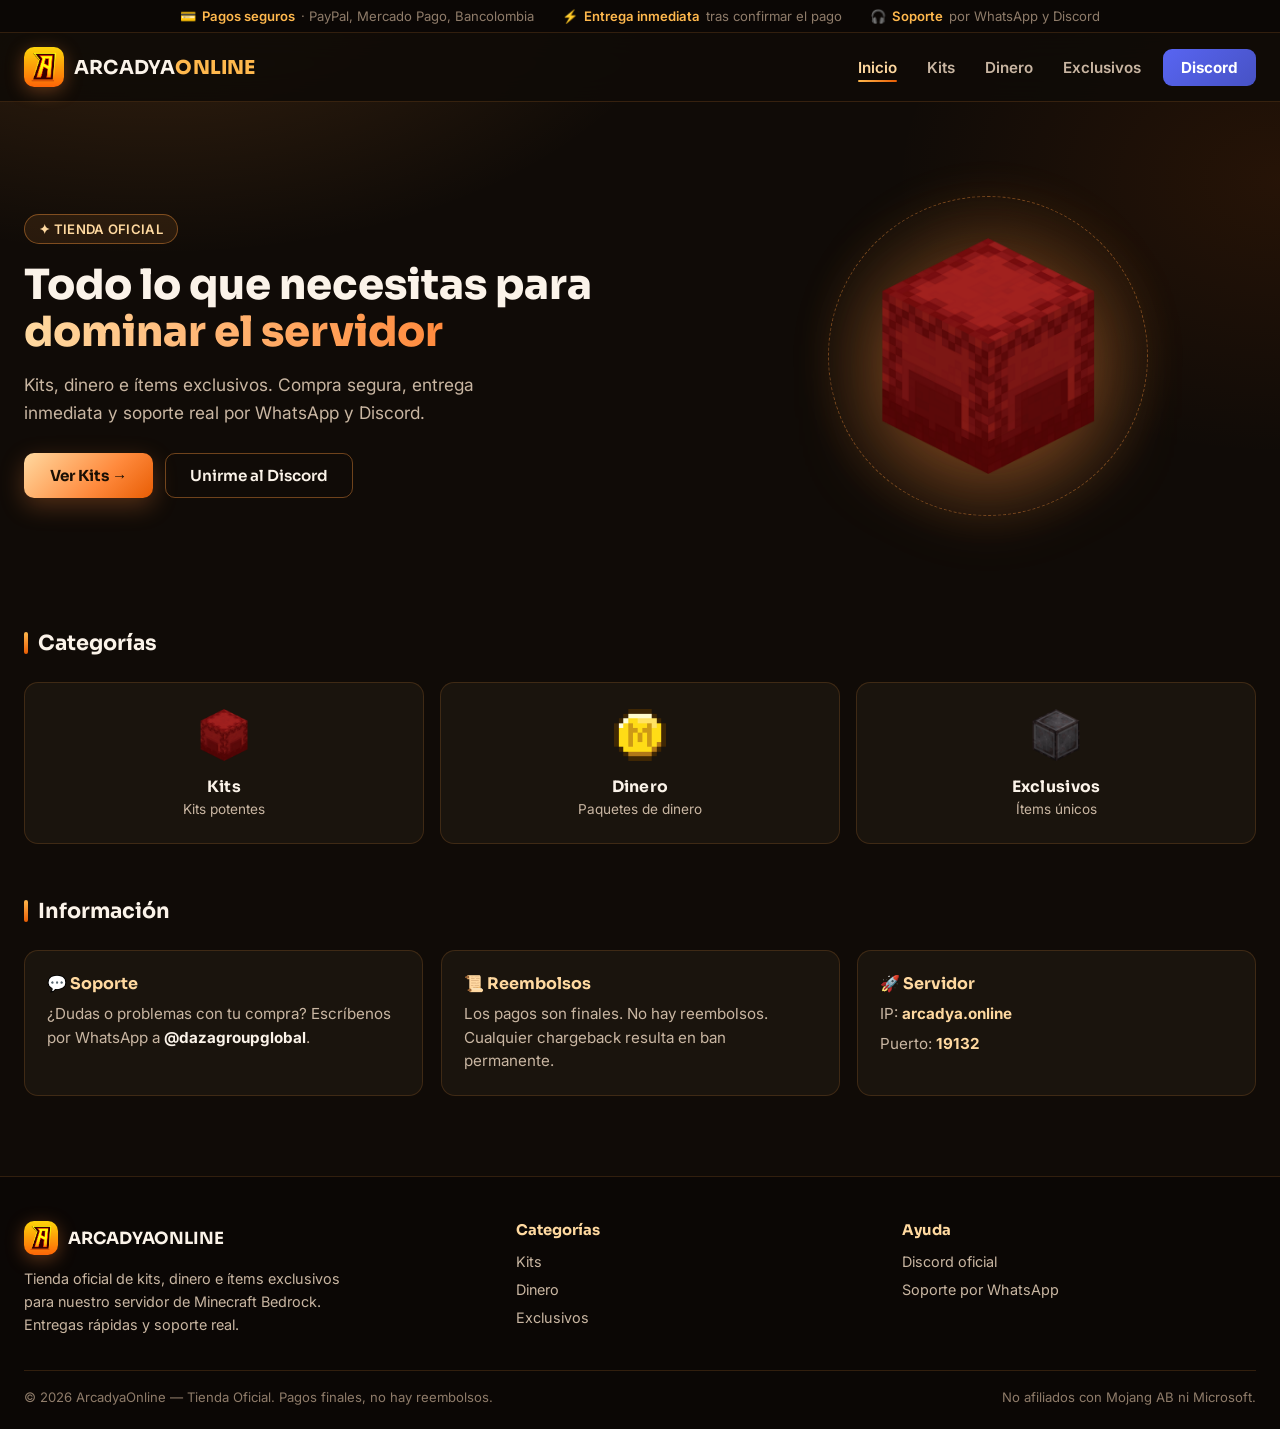
<file: index.html>
<!DOCTYPE html>
<html lang="es">
<head>
    <meta charset="UTF-8">
    <meta name="viewport" content="width=device-width, initial-scale=1.0">
    <title>Inicio | ArcadyaOnline</title>
    <link rel="icon" href="favicon.svg" type="image/svg+xml">
    <link rel="preconnect" href="https://fonts.googleapis.com">
    <link href="https://fonts.googleapis.com/css2?family=Sora:wght@600;700;800&family=Inter:wght@400;500;600;700&display=swap" rel="stylesheet">
    <link rel="stylesheet" href="css/style.css">
</head>
<body>
    <div class="topbar">
        <div class="topbar-inner">
            <span>💳 <strong>Pagos seguros</strong> · PayPal, Mercado Pago, Bancolombia</span>
            <span>⚡ <strong>Entrega inmediata</strong> tras confirmar el pago</span>
            <span>🎧 <strong>Soporte</strong> por WhatsApp y Discord</span>
        </div>
    </div>
    <header>
        <div class="header-container">
            <a href="index.html" class="logo-area">
                <img class="logo-mark" src="logo.png" alt="ArcadyaOnline">
                <span class="logo-text">ARCADYA<b>ONLINE</b></span>
            </a>
            <button type="button" class="nav-toggle" aria-label="Abrir menú">☰</button>
            <nav class="nav-links">
                <a href="index.html" class="active">Inicio</a>
                <a href="kits.html">Kits</a>
                <a href="dinero.html">Dinero</a>
                <a href="exclusivos.html">Exclusivos</a>
                <a href="https://discord.arcadya.online" class="discord-btn" target="_blank" rel="noopener">Discord</a>
            </nav>
        </div>
    </header>
    <section class="hero-split">
        <div>
            <span class="hero-eyebrow">✦ TIENDA OFICIAL</span>
            <h1>Todo lo que necesitas para <span>dominar el servidor</span></h1>
            <p>Kits, dinero e ítems exclusivos. Compra segura, entrega inmediata y soporte real por WhatsApp y Discord.</p>
            <div class="hero-cta">
                <a href="kits.html" class="btn-primary">Ver Kits →</a>
                <a href="https://discord.arcadya.online" class="btn-secondary" target="_blank" rel="noopener">Unirme al Discord</a>
            </div>
        </div>
        <div class="hero-visual">
            <div class="ring"></div>
            <img src="images/icons/icon-kits.png" alt="ArcadyaOnline">
        </div>
    </section>
    <div class="container">
        <h2 class="section-title">Categorías</h2>
        <div class="categories-grid">
            <a href="kits.html" class="category-card"><img src="images/icons/icon-kits.png" alt="Kits"><h3>Kits</h3><p>Kits potentes</p></a>
            <a href="dinero.html" class="category-card"><img src="images/icons/icon-dinero.png" alt="Dinero"><h3>Dinero</h3><p>Paquetes de dinero</p></a>
            <a href="exclusivos.html" class="category-card"><img src="images/icons/icon-exclusivos.png" alt="Exclusivos"><h3>Exclusivos</h3><p>Ítems únicos</p></a>
        </div>
        <h2 class="section-title">Información</h2>
        <div class="info-section">
            <div class="info-box"><h3>💬 Soporte</h3><p>¿Dudas o problemas con tu compra? Escríbenos por WhatsApp a <strong>@dazagroupglobal</strong>.</p></div>
            <div class="info-box"><h3>📜 Reembolsos</h3><p>Los pagos son finales. No hay reembolsos. Cualquier chargeback resulta en ban permanente.</p></div>
            <div class="info-box"><h3>🚀 Servidor</h3>
                <p>IP: <strong style="color:var(--gold-light)">arcadya.online</strong></p>
                <p style="margin-top:6px">Puerto: <strong style="color:var(--gold-light)">19132</strong></p>
            </div>
        </div>
    </div>
    <footer>
        <div class="footer-grid">
            <div class="footer-col">
                <div class="footer-brand">
                    <img class="logo-mark" src="logo.png" alt="ArcadyaOnline">
                    <span>ARCADYAONLINE</span>
                </div>
                <p>Tienda oficial de kits, dinero e ítems exclusivos para nuestro servidor de Minecraft Bedrock. Entregas rápidas y soporte real.</p>
            </div>
            <div class="footer-col">
                <h4>Categorías</h4>
                <ul>
                    <li><a href="kits.html">Kits</a></li>
                    <li><a href="dinero.html">Dinero</a></li>
                    <li><a href="exclusivos.html">Exclusivos</a></li>
                </ul>
            </div>
            <div class="footer-col">
                <h4>Ayuda</h4>
                <ul>
                    <li><a href="https://discord.arcadya.online" target="_blank" rel="noopener">Discord oficial</a></li>
                    <li><a href="https://wa.me/573118769927" target="_blank" rel="noopener">Soporte por WhatsApp</a></li>
                </ul>
            </div>
        </div>
        <div class="footer-bottom">
            <span>© 2026 ArcadyaOnline — Tienda Oficial. Pagos finales, no hay reembolsos.</span>
            <span>No afiliados con Mojang AB ni Microsoft.</span>
        </div>
    </footer>
    <script src="js/main.js"></script>
</body>
</html>
</file>
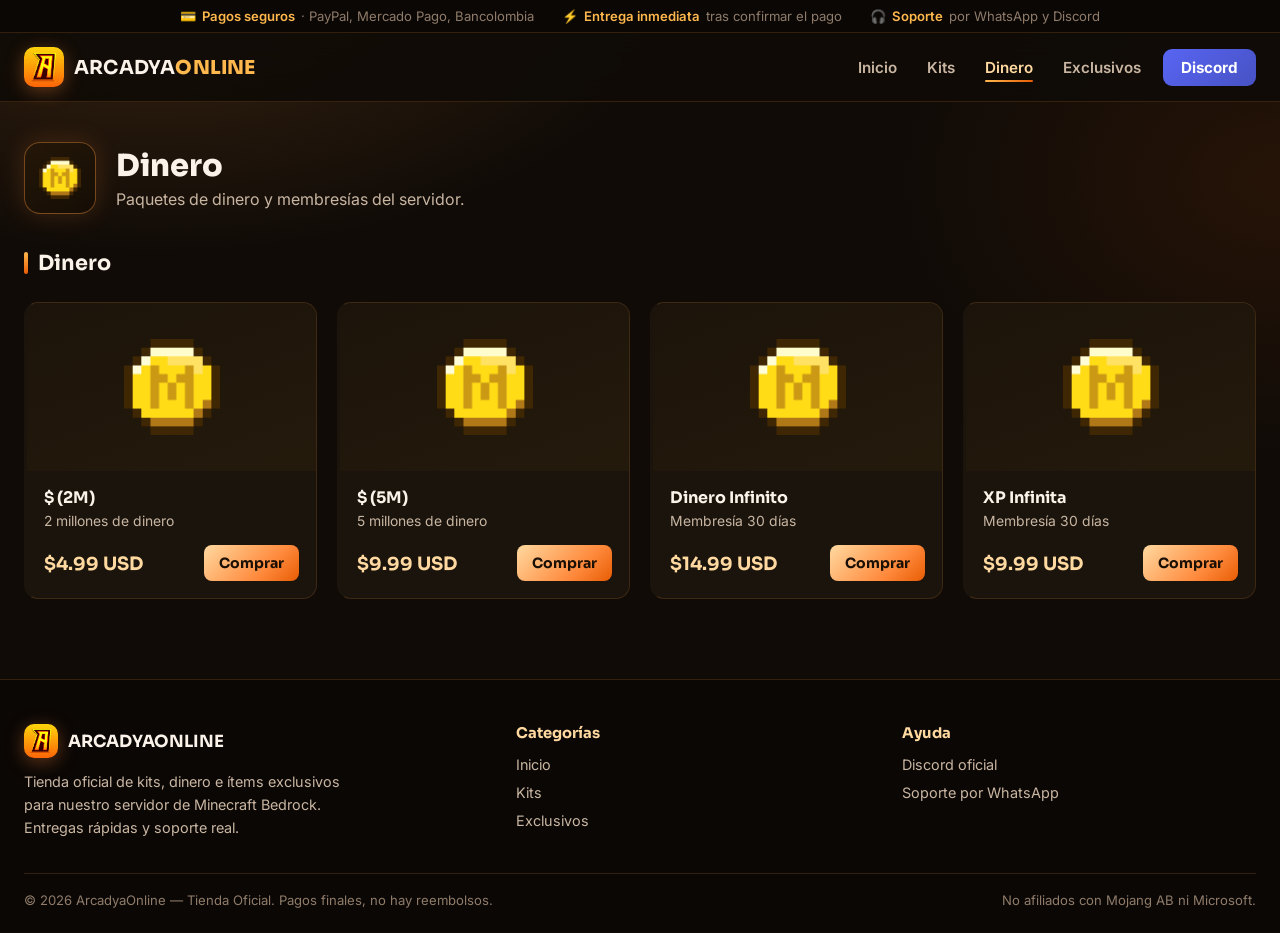
<file: dinero.html>
<!DOCTYPE html>
<html lang="es">
<head>
    <meta charset="UTF-8">
    <meta name="viewport" content="width=device-width, initial-scale=1.0">
    <title>Dinero | ArcadyaOnline</title>
    <link rel="icon" href="favicon.svg" type="image/svg+xml">
    <link rel="preconnect" href="https://fonts.googleapis.com">
    <link href="https://fonts.googleapis.com/css2?family=Sora:wght@600;700;800&family=Inter:wght@400;500;600;700&display=swap" rel="stylesheet">
    <link rel="stylesheet" href="css/style.css">
</head>
<body>
    <div class="topbar">
        <div class="topbar-inner">
            <span>💳 <strong>Pagos seguros</strong> · PayPal, Mercado Pago, Bancolombia</span>
            <span>⚡ <strong>Entrega inmediata</strong> tras confirmar el pago</span>
            <span>🎧 <strong>Soporte</strong> por WhatsApp y Discord</span>
        </div>
    </div>
    <header>
        <div class="header-container">
            <a href="index.html" class="logo-area">
                <img class="logo-mark" src="logo.png" alt="ArcadyaOnline">
                <span class="logo-text">ARCADYA<b>ONLINE</b></span>
            </a>
            <button type="button" class="nav-toggle" aria-label="Abrir menú">☰</button>
            <nav class="nav-links">
                <a href="index.html">Inicio</a>
                <a href="kits.html">Kits</a>
                <a href="dinero.html" class="active">Dinero</a>
                <a href="exclusivos.html">Exclusivos</a>
                <a href="https://discord.arcadya.online" class="discord-btn" target="_blank" rel="noopener">Discord</a>
            </nav>
        </div>
    </header>
    <section class="category-banner">
        <div class="category-medallion"><img src="images/icons/icon-dinero.png" alt="Dinero"></div>
        <div>
            <h1>Dinero</h1>
            <p>Paquetes de dinero y membresías del servidor.</p>
        </div>
    </section>
    <div class="container">
        <h2 class="section-title">Dinero</h2>
        <div class="products-grid">
            <a href="productos/dinero-2m.html" class="product-card">
                <div class="product-image">
                    
                    <img src="images/icons/icon-dinero.png" alt="$ (2M)">
                </div>
                <div class="product-info">
                    <h3 class="product-name">$ (2M)</h3>
                    <p class="product-desc">2 millones de dinero</p>
                    <div class="price-row">
                        <div class="prices">
                            
                            <span class="current-price">$4.99 USD</span>
                        </div>
                        <span class="buy-btn">Comprar</span>
                    </div>
                </div>
            </a>
            <a href="productos/dinero-5m.html" class="product-card">
                <div class="product-image">
                    
                    <img src="images/icons/icon-dinero.png" alt="$ (5M)">
                </div>
                <div class="product-info">
                    <h3 class="product-name">$ (5M)</h3>
                    <p class="product-desc">5 millones de dinero</p>
                    <div class="price-row">
                        <div class="prices">
                            
                            <span class="current-price">$9.99 USD</span>
                        </div>
                        <span class="buy-btn">Comprar</span>
                    </div>
                </div>
            </a>
            <a href="productos/dinero-dinero-infinito.html" class="product-card">
                <div class="product-image">
                    
                    <img src="images/icons/icon-dinero.png" alt="Dinero Infinito">
                </div>
                <div class="product-info">
                    <h3 class="product-name">Dinero Infinito</h3>
                    <p class="product-desc">Membresía 30 días</p>
                    <div class="price-row">
                        <div class="prices">
                            
                            <span class="current-price">$14.99 USD</span>
                        </div>
                        <span class="buy-btn">Comprar</span>
                    </div>
                </div>
            </a>
            <a href="productos/dinero-xp-infinita.html" class="product-card">
                <div class="product-image">
                    
                    <img src="images/icons/icon-dinero.png" alt="XP Infinita">
                </div>
                <div class="product-info">
                    <h3 class="product-name">XP Infinita</h3>
                    <p class="product-desc">Membresía 30 días</p>
                    <div class="price-row">
                        <div class="prices">
                            
                            <span class="current-price">$9.99 USD</span>
                        </div>
                        <span class="buy-btn">Comprar</span>
                    </div>
                </div>
            </a>
        </div>
    </div>
    <footer>
        <div class="footer-grid">
            <div class="footer-col">
                <div class="footer-brand">
                    <img class="logo-mark" src="logo.png" alt="ArcadyaOnline">
                    <span>ARCADYAONLINE</span>
                </div>
                <p>Tienda oficial de kits, dinero e ítems exclusivos para nuestro servidor de Minecraft Bedrock. Entregas rápidas y soporte real.</p>
            </div>
            <div class="footer-col">
                <h4>Categorías</h4>
                <ul>
                    <li><a href="index.html">Inicio</a></li>
                    <li><a href="kits.html">Kits</a></li>
                    <li><a href="exclusivos.html">Exclusivos</a></li>
                </ul>
            </div>
            <div class="footer-col">
                <h4>Ayuda</h4>
                <ul>
                    <li><a href="https://discord.arcadya.online" target="_blank" rel="noopener">Discord oficial</a></li>
                    <li><a href="https://wa.me/573118769927" target="_blank" rel="noopener">Soporte por WhatsApp</a></li>
                </ul>
            </div>
        </div>
        <div class="footer-bottom">
            <span>© 2026 ArcadyaOnline — Tienda Oficial. Pagos finales, no hay reembolsos.</span>
            <span>No afiliados con Mojang AB ni Microsoft.</span>
        </div>
    </footer>
    <script src="js/main.js"></script>
</body>
</html>
</file>
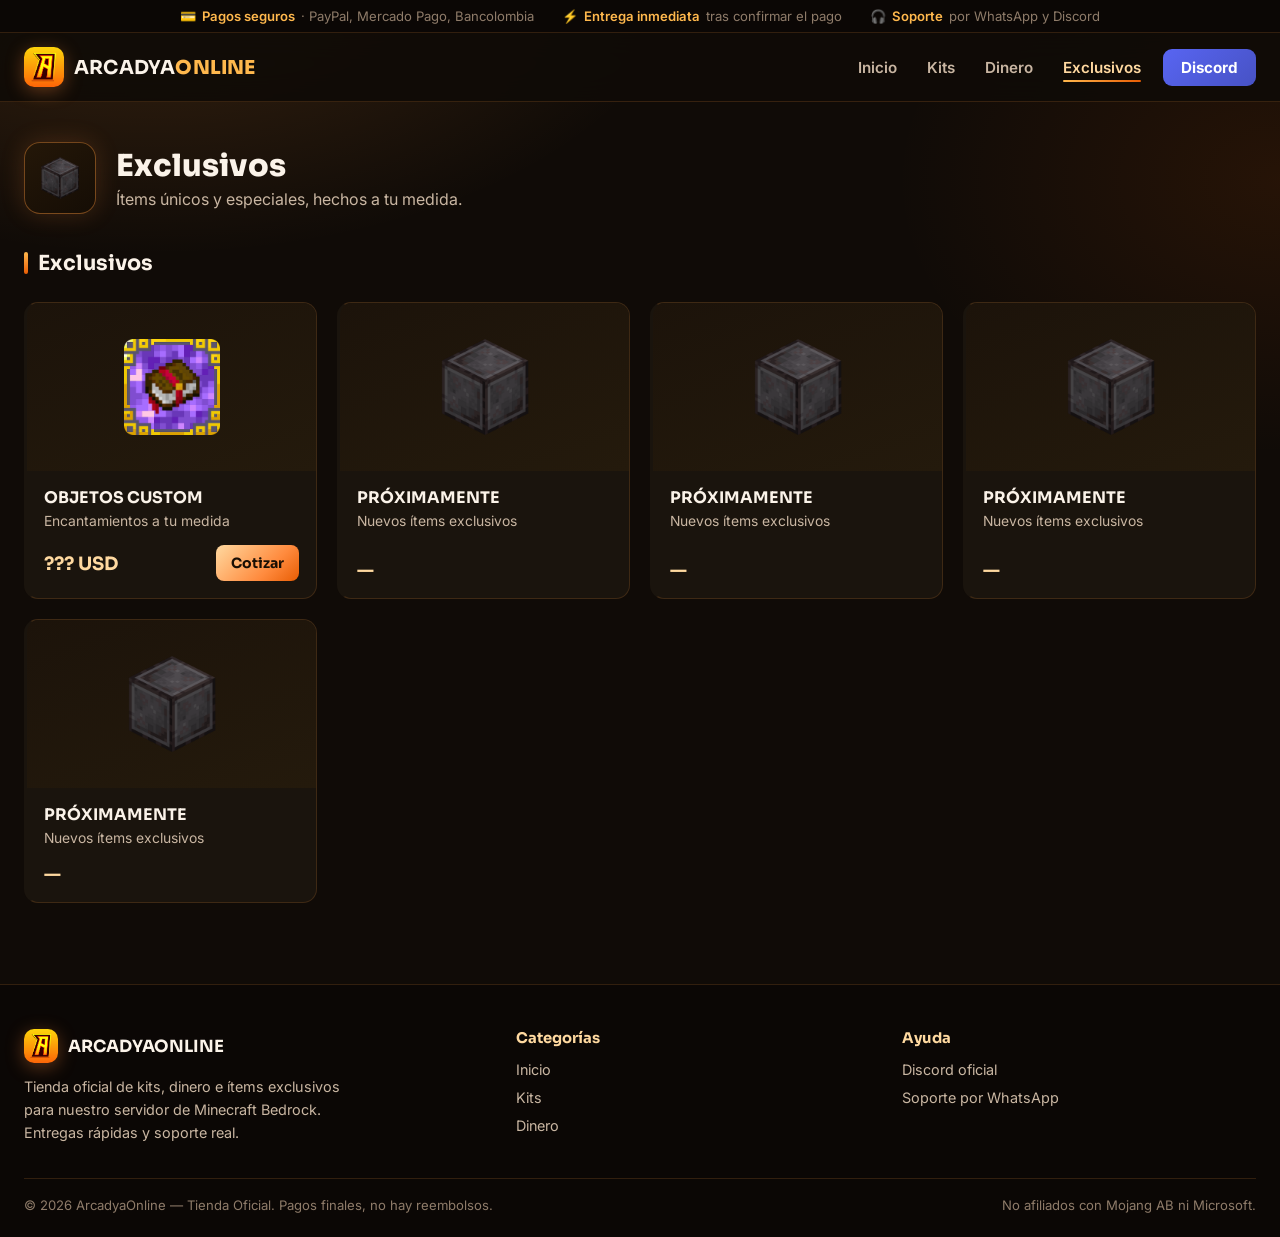
<file: exclusivos.html>
<!DOCTYPE html>
<html lang="es">
<head>
    <meta charset="UTF-8">
    <meta name="viewport" content="width=device-width, initial-scale=1.0">
    <title>Exclusivos | ArcadyaOnline</title>
    <link rel="icon" href="favicon.svg" type="image/svg+xml">
    <link rel="preconnect" href="https://fonts.googleapis.com">
    <link href="https://fonts.googleapis.com/css2?family=Sora:wght@600;700;800&family=Inter:wght@400;500;600;700&display=swap" rel="stylesheet">
    <link rel="stylesheet" href="css/style.css">
</head>
<body>
    <div class="topbar">
        <div class="topbar-inner">
            <span>💳 <strong>Pagos seguros</strong> · PayPal, Mercado Pago, Bancolombia</span>
            <span>⚡ <strong>Entrega inmediata</strong> tras confirmar el pago</span>
            <span>🎧 <strong>Soporte</strong> por WhatsApp y Discord</span>
        </div>
    </div>
    <header>
        <div class="header-container">
            <a href="index.html" class="logo-area">
                <img class="logo-mark" src="logo.png" alt="ArcadyaOnline">
                <span class="logo-text">ARCADYA<b>ONLINE</b></span>
            </a>
            <button type="button" class="nav-toggle" aria-label="Abrir menú">☰</button>
            <nav class="nav-links">
                <a href="index.html">Inicio</a>
                <a href="kits.html">Kits</a>
                <a href="dinero.html">Dinero</a>
                <a href="exclusivos.html" class="active">Exclusivos</a>
                <a href="https://discord.arcadya.online" class="discord-btn" target="_blank" rel="noopener">Discord</a>
            </nav>
        </div>
    </header>
    <section class="category-banner">
        <div class="category-medallion"><img src="images/icons/icon-exclusivos.png" alt="Exclusivos"></div>
        <div>
            <h1>Exclusivos</h1>
            <p>Ítems únicos y especiales, hechos a tu medida.</p>
        </div>
    </section>
    <div class="container">
        <h2 class="section-title">Exclusivos</h2>
        <div class="products-grid">
            <a href="productos/exclusivo-objetos-custom.html" class="product-card">
                <div class="product-image">
                    
                    <img src="images/exclusivos/objetos_custom.png" alt="OBJETOS CUSTOM">
                </div>
                <div class="product-info">
                    <h3 class="product-name">OBJETOS CUSTOM</h3>
                    <p class="product-desc">Encantamientos a tu medida</p>
                    <div class="price-row">
                        <div class="prices">
                            
                            <span class="current-price">??? USD</span>
                        </div>
                        <span class="buy-btn">Cotizar</span>
                    </div>
                </div>
            </a>
            <div class="product-card" style="cursor:default;opacity:0.7;">
                <div class="product-image">
                    <img src="images/icons/icon-exclusivos.png" alt="Próximamente">
                </div>
                <div class="product-info">
                    <h3 class="product-name">PRÓXIMAMENTE</h3>
                    <p class="product-desc">Nuevos ítems exclusivos</p>
                    <div class="price-row">
                        <div class="prices">
                            <span class="current-price">—</span>
                        </div>
                    </div>
                </div>
            </div>
            <div class="product-card" style="cursor:default;opacity:0.7;">
                <div class="product-image">
                    <img src="images/icons/icon-exclusivos.png" alt="Próximamente">
                </div>
                <div class="product-info">
                    <h3 class="product-name">PRÓXIMAMENTE</h3>
                    <p class="product-desc">Nuevos ítems exclusivos</p>
                    <div class="price-row">
                        <div class="prices">
                            <span class="current-price">—</span>
                        </div>
                    </div>
                </div>
            </div>
            <div class="product-card" style="cursor:default;opacity:0.7;">
                <div class="product-image">
                    <img src="images/icons/icon-exclusivos.png" alt="Próximamente">
                </div>
                <div class="product-info">
                    <h3 class="product-name">PRÓXIMAMENTE</h3>
                    <p class="product-desc">Nuevos ítems exclusivos</p>
                    <div class="price-row">
                        <div class="prices">
                            <span class="current-price">—</span>
                        </div>
                    </div>
                </div>
            </div>
            <div class="product-card" style="cursor:default;opacity:0.7;">
                <div class="product-image">
                    <img src="images/icons/icon-exclusivos.png" alt="Próximamente">
                </div>
                <div class="product-info">
                    <h3 class="product-name">PRÓXIMAMENTE</h3>
                    <p class="product-desc">Nuevos ítems exclusivos</p>
                    <div class="price-row">
                        <div class="prices">
                            <span class="current-price">—</span>
                        </div>
                    </div>
                </div>
            </div>
        </div>
    </div>
    <footer>
        <div class="footer-grid">
            <div class="footer-col">
                <div class="footer-brand">
                    <img class="logo-mark" src="logo.png" alt="ArcadyaOnline">
                    <span>ARCADYAONLINE</span>
                </div>
                <p>Tienda oficial de kits, dinero e ítems exclusivos para nuestro servidor de Minecraft Bedrock. Entregas rápidas y soporte real.</p>
            </div>
            <div class="footer-col">
                <h4>Categorías</h4>
                <ul>
                    <li><a href="index.html">Inicio</a></li>
                    <li><a href="kits.html">Kits</a></li>
                    <li><a href="dinero.html">Dinero</a></li>
                </ul>
            </div>
            <div class="footer-col">
                <h4>Ayuda</h4>
                <ul>
                    <li><a href="https://discord.arcadya.online" target="_blank" rel="noopener">Discord oficial</a></li>
                    <li><a href="https://wa.me/573118769927" target="_blank" rel="noopener">Soporte por WhatsApp</a></li>
                </ul>
            </div>
        </div>
        <div class="footer-bottom">
            <span>© 2026 ArcadyaOnline — Tienda Oficial. Pagos finales, no hay reembolsos.</span>
            <span>No afiliados con Mojang AB ni Microsoft.</span>
        </div>
    </footer>
    <script src="js/main.js"></script>
</body>
</html>
</file>
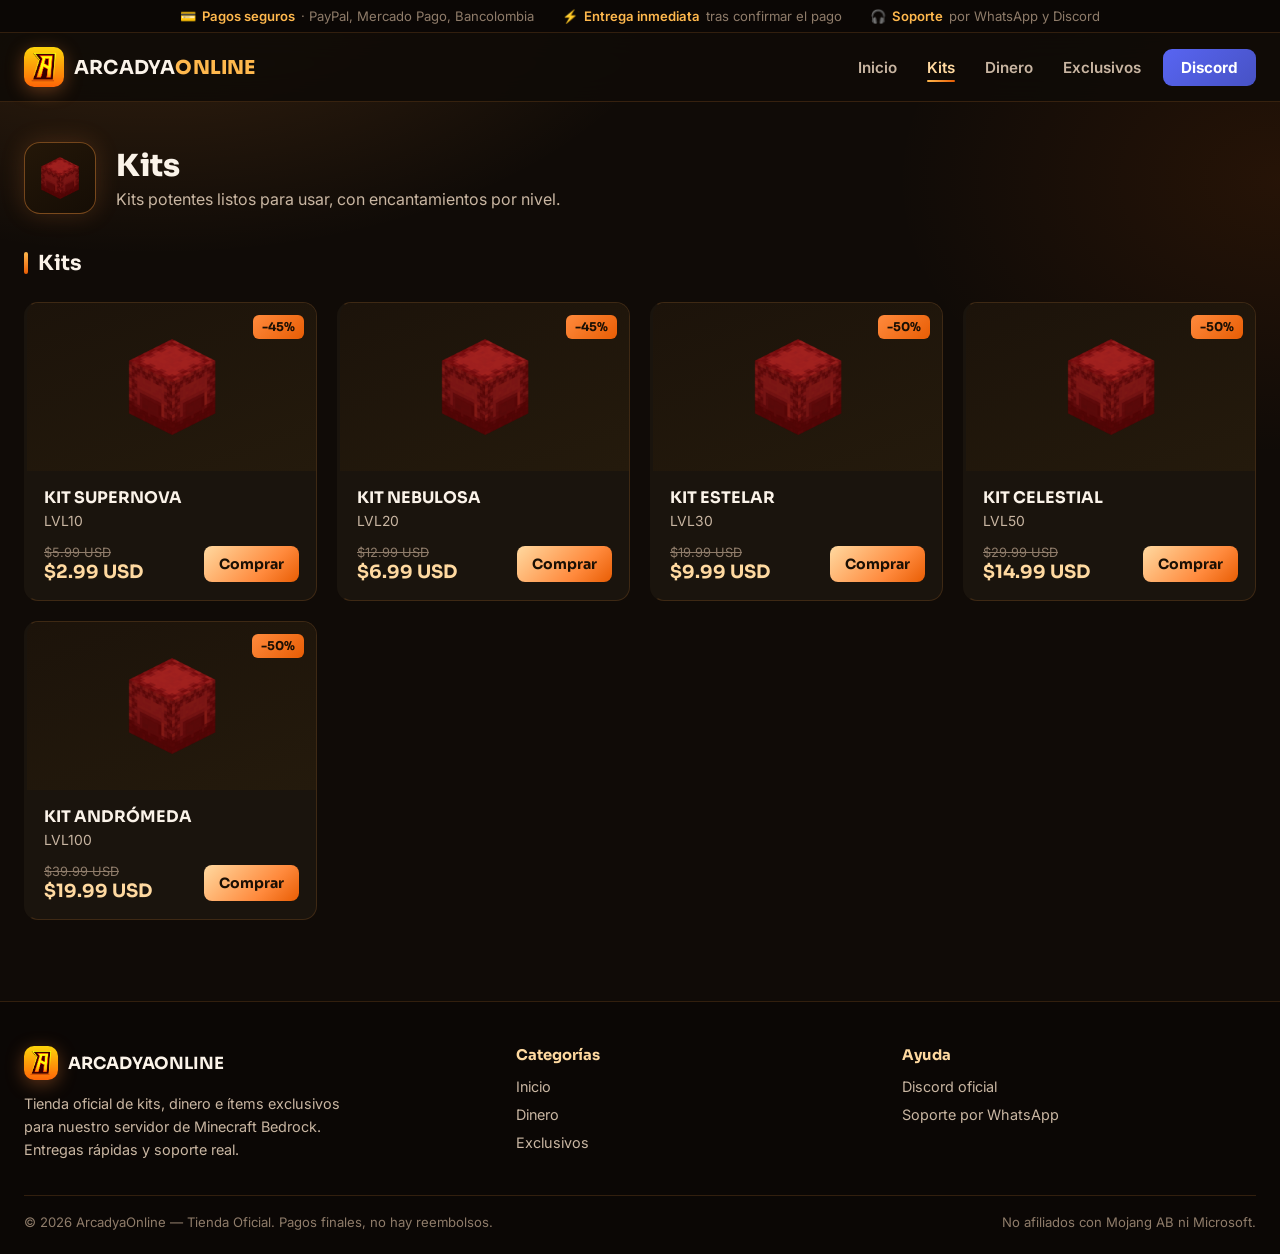
<file: kits.html>
<!DOCTYPE html>
<html lang="es">
<head>
    <meta charset="UTF-8">
    <meta name="viewport" content="width=device-width, initial-scale=1.0">
    <title>Kits | ArcadyaOnline</title>
    <link rel="icon" href="favicon.svg" type="image/svg+xml">
    <link rel="preconnect" href="https://fonts.googleapis.com">
    <link href="https://fonts.googleapis.com/css2?family=Sora:wght@600;700;800&family=Inter:wght@400;500;600;700&display=swap" rel="stylesheet">
    <link rel="stylesheet" href="css/style.css">
</head>
<body>
    <div class="topbar">
        <div class="topbar-inner">
            <span>💳 <strong>Pagos seguros</strong> · PayPal, Mercado Pago, Bancolombia</span>
            <span>⚡ <strong>Entrega inmediata</strong> tras confirmar el pago</span>
            <span>🎧 <strong>Soporte</strong> por WhatsApp y Discord</span>
        </div>
    </div>
    <header>
        <div class="header-container">
            <a href="index.html" class="logo-area">
                <img class="logo-mark" src="logo.png" alt="ArcadyaOnline">
                <span class="logo-text">ARCADYA<b>ONLINE</b></span>
            </a>
            <button type="button" class="nav-toggle" aria-label="Abrir menú">☰</button>
            <nav class="nav-links">
                <a href="index.html">Inicio</a>
                <a href="kits.html" class="active">Kits</a>
                <a href="dinero.html">Dinero</a>
                <a href="exclusivos.html">Exclusivos</a>
                <a href="https://discord.arcadya.online" class="discord-btn" target="_blank" rel="noopener">Discord</a>
            </nav>
        </div>
    </header>
    <section class="category-banner">
        <div class="category-medallion"><img src="images/icons/icon-kits.png" alt="Kits"></div>
        <div>
            <h1>Kits</h1>
            <p>Kits potentes listos para usar, con encantamientos por nivel.</p>
        </div>
    </section>
    <div class="container">
        <h2 class="section-title">Kits</h2>
        <div class="products-grid">
            <a href="productos/kit-supernova-lvl10.html" class="product-card">
                <div class="product-image">
                    <span class="discount-badge">-45%</span>
                    <img src="images/icons/icon-kits.png" alt="KIT SUPERNOVA">
                </div>
                <div class="product-info">
                    <h3 class="product-name">KIT SUPERNOVA</h3>
                    <p class="product-desc">LVL10</p>
                    <div class="price-row">
                        <div class="prices">
                            <span class="old-price">$5.99 USD</span>
                            <span class="current-price">$2.99 USD</span>
                        </div>
                        <span class="buy-btn">Comprar</span>
                    </div>
                </div>
            </a>
            <a href="productos/kit-nebulosa-lvl20.html" class="product-card">
                <div class="product-image">
                    <span class="discount-badge">-45%</span>
                    <img src="images/icons/icon-kits.png" alt="KIT NEBULOSA">
                </div>
                <div class="product-info">
                    <h3 class="product-name">KIT NEBULOSA</h3>
                    <p class="product-desc">LVL20</p>
                    <div class="price-row">
                        <div class="prices">
                            <span class="old-price">$12.99 USD</span>
                            <span class="current-price">$6.99 USD</span>
                        </div>
                        <span class="buy-btn">Comprar</span>
                    </div>
                </div>
            </a>
            <a href="productos/kit-estelar-lvl30.html" class="product-card">
                <div class="product-image">
                    <span class="discount-badge">-50%</span>
                    <img src="images/icons/icon-kits.png" alt="KIT ESTELAR">
                </div>
                <div class="product-info">
                    <h3 class="product-name">KIT ESTELAR</h3>
                    <p class="product-desc">LVL30</p>
                    <div class="price-row">
                        <div class="prices">
                            <span class="old-price">$19.99 USD</span>
                            <span class="current-price">$9.99 USD</span>
                        </div>
                        <span class="buy-btn">Comprar</span>
                    </div>
                </div>
            </a>
            <a href="productos/kit-celestial-lvl50.html" class="product-card">
                <div class="product-image">
                    <span class="discount-badge">-50%</span>
                    <img src="images/icons/icon-kits.png" alt="KIT CELESTIAL">
                </div>
                <div class="product-info">
                    <h3 class="product-name">KIT CELESTIAL</h3>
                    <p class="product-desc">LVL50</p>
                    <div class="price-row">
                        <div class="prices">
                            <span class="old-price">$29.99 USD</span>
                            <span class="current-price">$14.99 USD</span>
                        </div>
                        <span class="buy-btn">Comprar</span>
                    </div>
                </div>
            </a>
            <a href="productos/kit-andromeda-lvl100.html" class="product-card">
                <div class="product-image">
                    <span class="discount-badge">-50%</span>
                    <img src="images/icons/icon-kits.png" alt="KIT ANDRÓMEDA">
                </div>
                <div class="product-info">
                    <h3 class="product-name">KIT ANDRÓMEDA</h3>
                    <p class="product-desc">LVL100</p>
                    <div class="price-row">
                        <div class="prices">
                            <span class="old-price">$39.99 USD</span>
                            <span class="current-price">$19.99 USD</span>
                        </div>
                        <span class="buy-btn">Comprar</span>
                    </div>
                </div>
            </a>
        </div>
    </div>
    <footer>
        <div class="footer-grid">
            <div class="footer-col">
                <div class="footer-brand">
                    <img class="logo-mark" src="logo.png" alt="ArcadyaOnline">
                    <span>ARCADYAONLINE</span>
                </div>
                <p>Tienda oficial de kits, dinero e ítems exclusivos para nuestro servidor de Minecraft Bedrock. Entregas rápidas y soporte real.</p>
            </div>
            <div class="footer-col">
                <h4>Categorías</h4>
                <ul>
                    <li><a href="index.html">Inicio</a></li>
                    <li><a href="dinero.html">Dinero</a></li>
                    <li><a href="exclusivos.html">Exclusivos</a></li>
                </ul>
            </div>
            <div class="footer-col">
                <h4>Ayuda</h4>
                <ul>
                    <li><a href="https://discord.arcadya.online" target="_blank" rel="noopener">Discord oficial</a></li>
                    <li><a href="https://wa.me/573118769927" target="_blank" rel="noopener">Soporte por WhatsApp</a></li>
                </ul>
            </div>
        </div>
        <div class="footer-bottom">
            <span>© 2026 ArcadyaOnline — Tienda Oficial. Pagos finales, no hay reembolsos.</span>
            <span>No afiliados con Mojang AB ni Microsoft.</span>
        </div>
    </footer>
    <script src="js/main.js"></script>
</body>
</html>
</file>
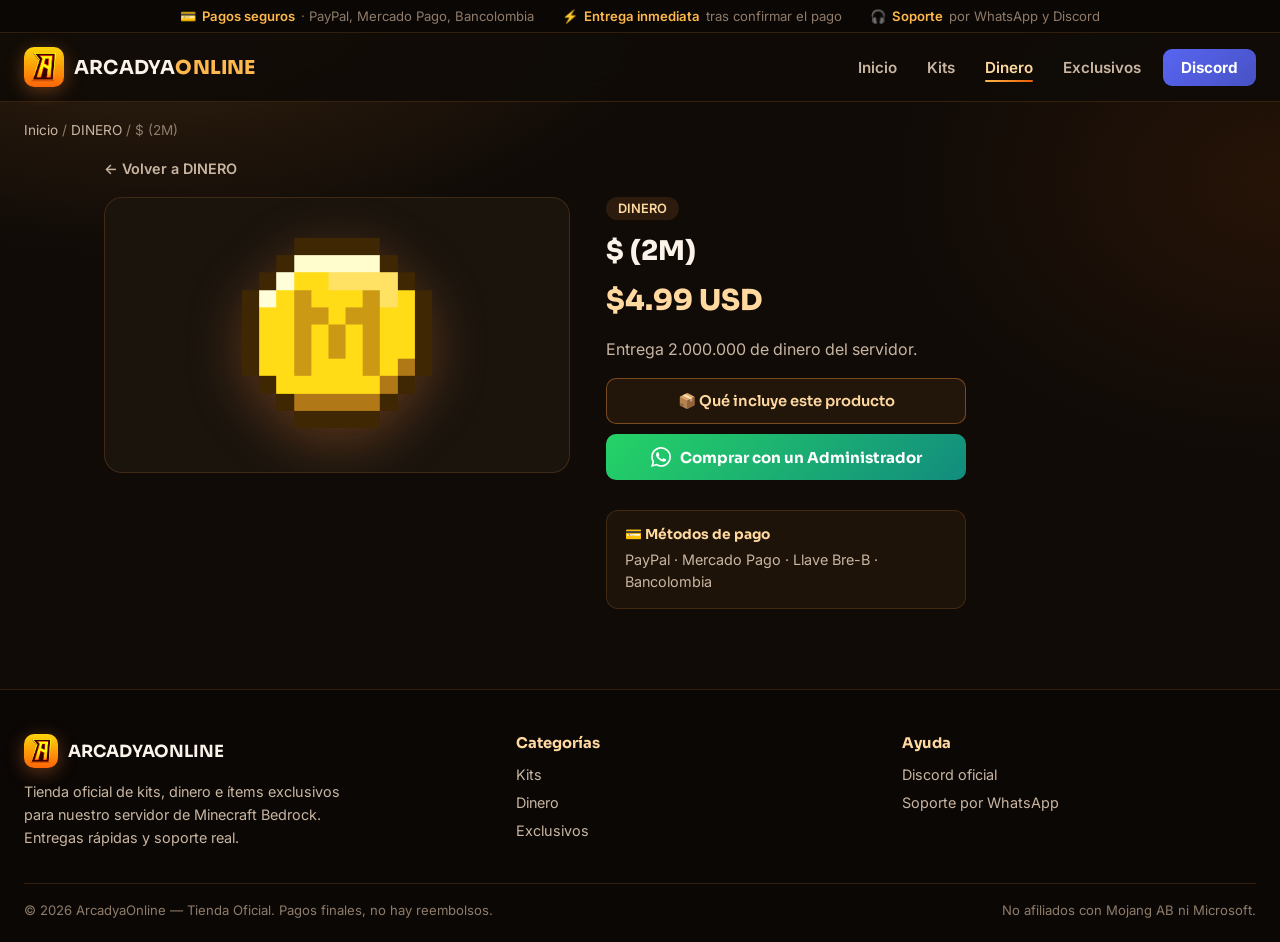
<file: productos/dinero-2m.html>
<!DOCTYPE html>
<html lang="es">
<head>
    <meta charset="UTF-8">
    <meta name="viewport" content="width=device-width, initial-scale=1.0">
    <title>$ (2M) | ArcadyaOnline</title>
    <link rel="icon" href="../favicon.svg" type="image/svg+xml">
    <link rel="preconnect" href="https://fonts.googleapis.com">
    <link href="https://fonts.googleapis.com/css2?family=Sora:wght@600;700;800&family=Inter:wght@400;500;600;700&display=swap" rel="stylesheet">
    <link rel="stylesheet" href="../css/style.css">
</head>
<body>
    <div class="topbar">
        <div class="topbar-inner">
            <span>💳 <strong>Pagos seguros</strong> · PayPal, Mercado Pago, Bancolombia</span>
            <span>⚡ <strong>Entrega inmediata</strong> tras confirmar el pago</span>
            <span>🎧 <strong>Soporte</strong> por WhatsApp y Discord</span>
        </div>
    </div>
    <header>
        <div class="header-container">
            <a href="../index.html" class="logo-area">
                <img class="logo-mark" src="../logo.png" alt="ArcadyaOnline">
                <span class="logo-text">ARCADYA<b>ONLINE</b></span>
            </a>
            <button type="button" class="nav-toggle" aria-label="Abrir menú">☰</button>
            <nav class="nav-links">
                <a href="../index.html">Inicio</a>
                <a href="../kits.html">Kits</a>
                <a href="../dinero.html" class="active">Dinero</a>
                <a href="../exclusivos.html">Exclusivos</a>
                <a href="https://discord.arcadya.online" class="discord-btn" target="_blank" rel="noopener">Discord</a>
            </nav>
        </div>
    </header>
    <div class="breadcrumb">
        <a href="../index.html">Inicio</a> / <a href="../dinero.html">DINERO</a> / $ (2M)
    </div>
    <div class="product-detail">
        <a href="../dinero.html" class="back-link">← Volver a DINERO</a>
        <div class="product-detail-grid">
            <div class="product-gallery">
                <img src="../images/icons/icon-dinero.png" alt="$ (2M)" class="main-image">
            </div>
            <div class="product-detail-info">
                <span class="category-tag">DINERO</span>
                <h1>$ (2M)</h1>
                <div class="price-block">
                    
                    <span class="current-price">$4.99 USD</span>
                    
                </div>
                <p class="description">Entrega 2.000.000 de dinero del servidor.</p>
                <div class="action-stack">
                    <button type="button" class="btn-contenido" onclick="document.getElementById('contenidoModal').classList.add('active')">
                        📦 Qué incluye este producto
                    </button>
                    <a href="https://wa.me/573118769927" class="btn-whatsapp" target="_blank" rel="noopener">
                        <svg viewBox="0 0 24 24" fill="currentColor"><path d="M17.472 14.382c-.297-.149-1.758-.867-2.03-.967-.273-.099-.471-.148-.67.15-.197.297-.767.966-.94 1.164-.173.199-.347.223-.644.075-.297-.15-1.255-.463-2.39-1.475-.883-.788-1.48-1.761-1.653-2.059-.173-.297-.018-.458.13-.606.134-.133.298-.347.446-.52.149-.174.198-.298.298-.497.099-.198.05-.371-.025-.52-.075-.149-.669-1.612-.916-2.207-.242-.579-.487-.5-.669-.51-.173-.008-.371-.01-.57-.01-.198 0-.52.074-.792.372-.272.297-1.04 1.016-1.04 2.479 0 1.462 1.065 2.875 1.213 3.074.149.198 2.096 3.2 5.077 4.487.709.306 1.262.489 1.694.625.712.227 1.36.195 1.871.118.571-.085 1.758-.719 2.006-1.413.248-.694.248-1.289.173-1.413-.074-.124-.272-.198-.57-.347m-5.421 7.403h-.004a9.87 9.87 0 01-5.031-1.378l-.361-.214-3.741.982.998-3.648-.235-.374a9.86 9.86 0 01-1.51-5.26c.001-5.45 4.436-9.884 9.888-9.884 2.64 0 5.122 1.03 6.988 2.898a9.825 9.825 0 012.893 6.994c-.003 5.45-4.435 9.884-9.885 9.884m8.413-18.297A11.815 11.815 0 0012.05 0C5.495 0 .16 5.335.157 11.892c0 2.096.547 4.142 1.588 5.945L.057 24l6.305-1.654a11.882 11.882 0 005.683 1.448h.005c6.554 0 11.89-5.335 11.893-11.893a11.821 11.821 0 00-3.48-8.413z"/></svg>
                        Comprar con un Administrador
                    </a>
                    <div class="payment-methods">
                        <h4>💳 Métodos de pago</h4>
                        <p>PayPal · Mercado Pago · Llave Bre-B · Bancolombia</p>
                    </div>
                </div>
            </div>
        </div>
    </div>

    <div class="modal-overlay" id="contenidoModal" onclick="if(event.target===this)this.classList.remove('active')">
        <div class="modal-box">
            <div class="modal-header">
                <h3>Qué incluye este producto</h3>
                <button type="button" class="modal-close" onclick="document.getElementById('contenidoModal').classList.remove('active')">×</button>
            </div>
            <div class="modal-body">
                <div class="modal-img-block">
                    <img src="../images/icons/icon-dinero.png" alt="Contenido">
                    <div class="modal-caption">Entrega 2 millones de dinero en el servidor.</div>
                </div>
            </div>
        </div>
    </div>

    <footer>
        <div class="footer-grid">
            <div class="footer-col">
                <div class="footer-brand">
                    <img class="logo-mark" src="../logo.png" alt="ArcadyaOnline">
                    <span>ARCADYAONLINE</span>
                </div>
                <p>Tienda oficial de kits, dinero e ítems exclusivos para nuestro servidor de Minecraft Bedrock. Entregas rápidas y soporte real.</p>
            </div>
            <div class="footer-col">
                <h4>Categorías</h4>
                <ul>
                    <li><a href="../kits.html">Kits</a></li>
                    <li><a href="../dinero.html">Dinero</a></li>
                    <li><a href="../exclusivos.html">Exclusivos</a></li>
                </ul>
            </div>
            <div class="footer-col">
                <h4>Ayuda</h4>
                <ul>
                    <li><a href="https://discord.arcadya.online" target="_blank" rel="noopener">Discord oficial</a></li>
                    <li><a href="https://wa.me/573118769927" target="_blank" rel="noopener">Soporte por WhatsApp</a></li>
                </ul>
            </div>
        </div>
        <div class="footer-bottom">
            <span>© 2026 ArcadyaOnline — Tienda Oficial. Pagos finales, no hay reembolsos.</span>
            <span>No afiliados con Mojang AB ni Microsoft.</span>
        </div>
    </footer>
    <script src="../js/main.js"></script>
</body>
</html>
</file>
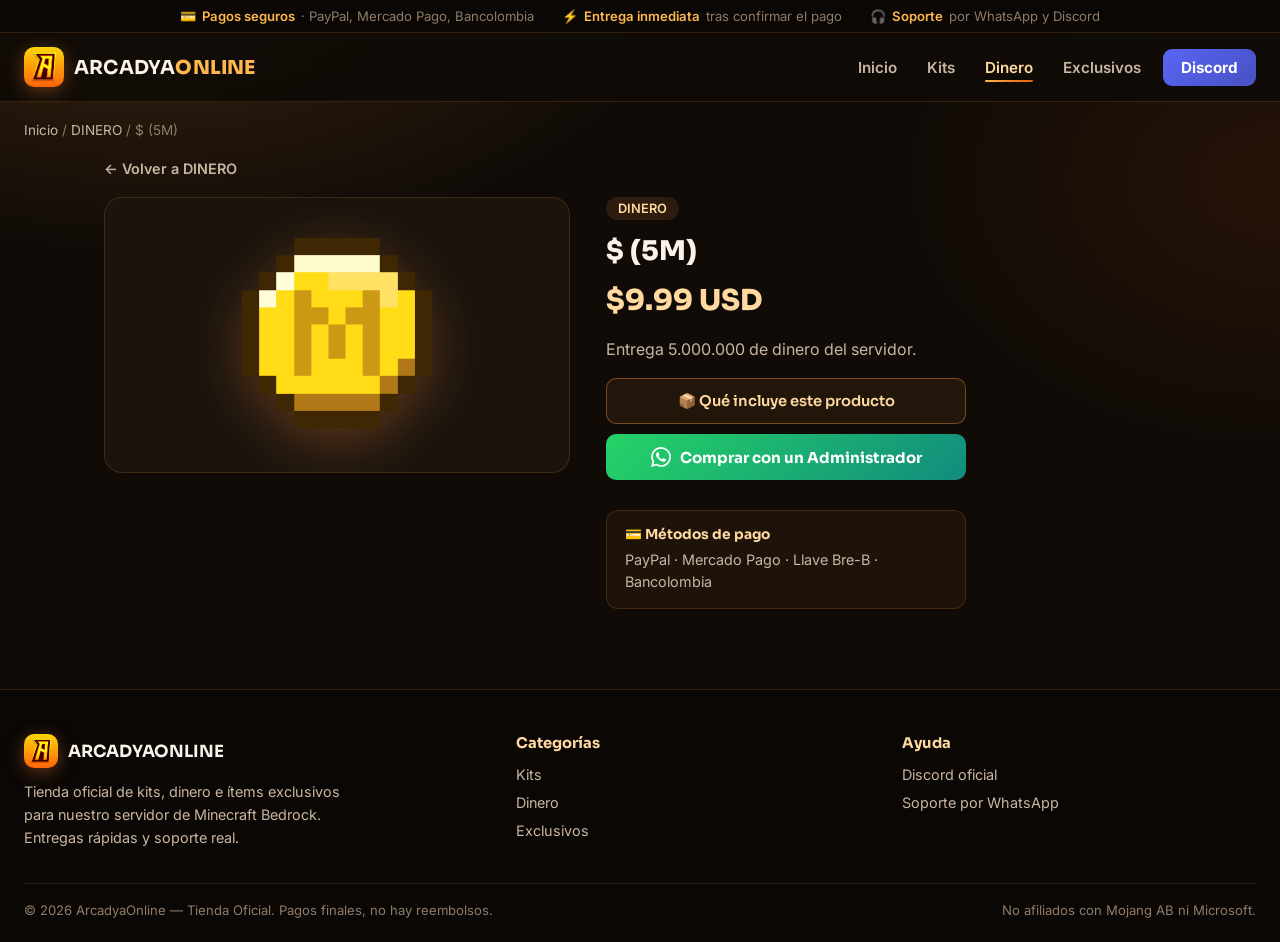
<file: productos/dinero-5m.html>
<!DOCTYPE html>
<html lang="es">
<head>
    <meta charset="UTF-8">
    <meta name="viewport" content="width=device-width, initial-scale=1.0">
    <title>$ (5M) | ArcadyaOnline</title>
    <link rel="icon" href="../favicon.svg" type="image/svg+xml">
    <link rel="preconnect" href="https://fonts.googleapis.com">
    <link href="https://fonts.googleapis.com/css2?family=Sora:wght@600;700;800&family=Inter:wght@400;500;600;700&display=swap" rel="stylesheet">
    <link rel="stylesheet" href="../css/style.css">
</head>
<body>
    <div class="topbar">
        <div class="topbar-inner">
            <span>💳 <strong>Pagos seguros</strong> · PayPal, Mercado Pago, Bancolombia</span>
            <span>⚡ <strong>Entrega inmediata</strong> tras confirmar el pago</span>
            <span>🎧 <strong>Soporte</strong> por WhatsApp y Discord</span>
        </div>
    </div>
    <header>
        <div class="header-container">
            <a href="../index.html" class="logo-area">
                <img class="logo-mark" src="../logo.png" alt="ArcadyaOnline">
                <span class="logo-text">ARCADYA<b>ONLINE</b></span>
            </a>
            <button type="button" class="nav-toggle" aria-label="Abrir menú">☰</button>
            <nav class="nav-links">
                <a href="../index.html">Inicio</a>
                <a href="../kits.html">Kits</a>
                <a href="../dinero.html" class="active">Dinero</a>
                <a href="../exclusivos.html">Exclusivos</a>
                <a href="https://discord.arcadya.online" class="discord-btn" target="_blank" rel="noopener">Discord</a>
            </nav>
        </div>
    </header>
    <div class="breadcrumb">
        <a href="../index.html">Inicio</a> / <a href="../dinero.html">DINERO</a> / $ (5M)
    </div>
    <div class="product-detail">
        <a href="../dinero.html" class="back-link">← Volver a DINERO</a>
        <div class="product-detail-grid">
            <div class="product-gallery">
                <img src="../images/icons/icon-dinero.png" alt="$ (5M)" class="main-image">
            </div>
            <div class="product-detail-info">
                <span class="category-tag">DINERO</span>
                <h1>$ (5M)</h1>
                <div class="price-block">
                    
                    <span class="current-price">$9.99 USD</span>
                    
                </div>
                <p class="description">Entrega 5.000.000 de dinero del servidor.</p>
                <div class="action-stack">
                    <button type="button" class="btn-contenido" onclick="document.getElementById('contenidoModal').classList.add('active')">
                        📦 Qué incluye este producto
                    </button>
                    <a href="https://wa.me/573118769927" class="btn-whatsapp" target="_blank" rel="noopener">
                        <svg viewBox="0 0 24 24" fill="currentColor"><path d="M17.472 14.382c-.297-.149-1.758-.867-2.03-.967-.273-.099-.471-.148-.67.15-.197.297-.767.966-.94 1.164-.173.199-.347.223-.644.075-.297-.15-1.255-.463-2.39-1.475-.883-.788-1.48-1.761-1.653-2.059-.173-.297-.018-.458.13-.606.134-.133.298-.347.446-.52.149-.174.198-.298.298-.497.099-.198.05-.371-.025-.52-.075-.149-.669-1.612-.916-2.207-.242-.579-.487-.5-.669-.51-.173-.008-.371-.01-.57-.01-.198 0-.52.074-.792.372-.272.297-1.04 1.016-1.04 2.479 0 1.462 1.065 2.875 1.213 3.074.149.198 2.096 3.2 5.077 4.487.709.306 1.262.489 1.694.625.712.227 1.36.195 1.871.118.571-.085 1.758-.719 2.006-1.413.248-.694.248-1.289.173-1.413-.074-.124-.272-.198-.57-.347m-5.421 7.403h-.004a9.87 9.87 0 01-5.031-1.378l-.361-.214-3.741.982.998-3.648-.235-.374a9.86 9.86 0 01-1.51-5.26c.001-5.45 4.436-9.884 9.888-9.884 2.64 0 5.122 1.03 6.988 2.898a9.825 9.825 0 012.893 6.994c-.003 5.45-4.435 9.884-9.885 9.884m8.413-18.297A11.815 11.815 0 0012.05 0C5.495 0 .16 5.335.157 11.892c0 2.096.547 4.142 1.588 5.945L.057 24l6.305-1.654a11.882 11.882 0 005.683 1.448h.005c6.554 0 11.89-5.335 11.893-11.893a11.821 11.821 0 00-3.48-8.413z"/></svg>
                        Comprar con un Administrador
                    </a>
                    <div class="payment-methods">
                        <h4>💳 Métodos de pago</h4>
                        <p>PayPal · Mercado Pago · Llave Bre-B · Bancolombia</p>
                    </div>
                </div>
            </div>
        </div>
    </div>

    <div class="modal-overlay" id="contenidoModal" onclick="if(event.target===this)this.classList.remove('active')">
        <div class="modal-box">
            <div class="modal-header">
                <h3>Qué incluye este producto</h3>
                <button type="button" class="modal-close" onclick="document.getElementById('contenidoModal').classList.remove('active')">×</button>
            </div>
            <div class="modal-body">
                <div class="modal-img-block">
                    <img src="../images/icons/icon-dinero.png" alt="Contenido">
                    <div class="modal-caption">Entrega 5 millones de dinero en el servidor.</div>
                </div>
            </div>
        </div>
    </div>

    <footer>
        <div class="footer-grid">
            <div class="footer-col">
                <div class="footer-brand">
                    <img class="logo-mark" src="../logo.png" alt="ArcadyaOnline">
                    <span>ARCADYAONLINE</span>
                </div>
                <p>Tienda oficial de kits, dinero e ítems exclusivos para nuestro servidor de Minecraft Bedrock. Entregas rápidas y soporte real.</p>
            </div>
            <div class="footer-col">
                <h4>Categorías</h4>
                <ul>
                    <li><a href="../kits.html">Kits</a></li>
                    <li><a href="../dinero.html">Dinero</a></li>
                    <li><a href="../exclusivos.html">Exclusivos</a></li>
                </ul>
            </div>
            <div class="footer-col">
                <h4>Ayuda</h4>
                <ul>
                    <li><a href="https://discord.arcadya.online" target="_blank" rel="noopener">Discord oficial</a></li>
                    <li><a href="https://wa.me/573118769927" target="_blank" rel="noopener">Soporte por WhatsApp</a></li>
                </ul>
            </div>
        </div>
        <div class="footer-bottom">
            <span>© 2026 ArcadyaOnline — Tienda Oficial. Pagos finales, no hay reembolsos.</span>
            <span>No afiliados con Mojang AB ni Microsoft.</span>
        </div>
    </footer>
    <script src="../js/main.js"></script>
</body>
</html>
</file>
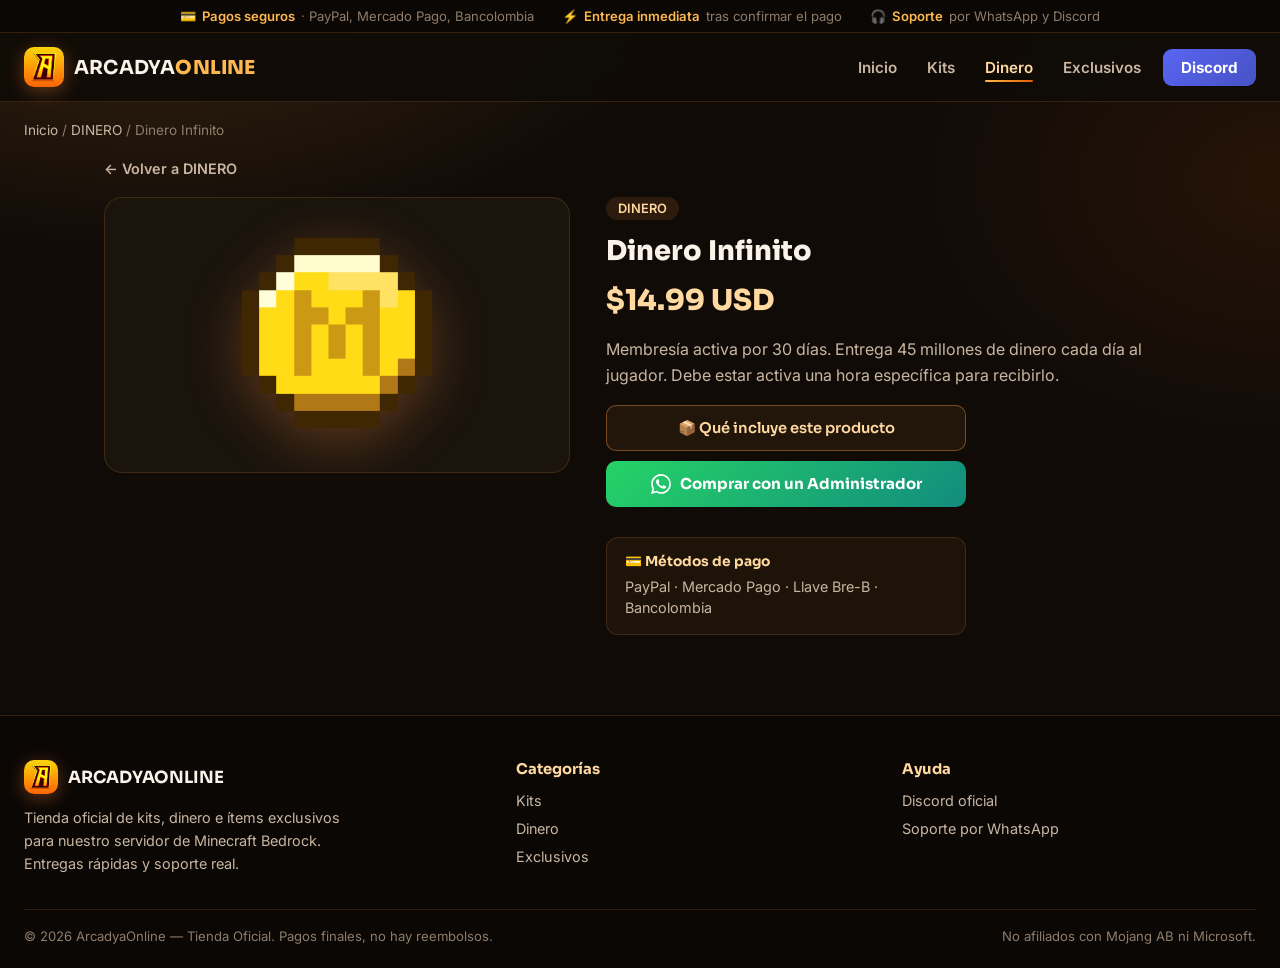
<file: productos/dinero-dinero-infinito.html>
<!DOCTYPE html>
<html lang="es">
<head>
    <meta charset="UTF-8">
    <meta name="viewport" content="width=device-width, initial-scale=1.0">
    <title>Dinero Infinito | ArcadyaOnline</title>
    <link rel="icon" href="../favicon.svg" type="image/svg+xml">
    <link rel="preconnect" href="https://fonts.googleapis.com">
    <link href="https://fonts.googleapis.com/css2?family=Sora:wght@600;700;800&family=Inter:wght@400;500;600;700&display=swap" rel="stylesheet">
    <link rel="stylesheet" href="../css/style.css">
</head>
<body>
    <div class="topbar">
        <div class="topbar-inner">
            <span>💳 <strong>Pagos seguros</strong> · PayPal, Mercado Pago, Bancolombia</span>
            <span>⚡ <strong>Entrega inmediata</strong> tras confirmar el pago</span>
            <span>🎧 <strong>Soporte</strong> por WhatsApp y Discord</span>
        </div>
    </div>
    <header>
        <div class="header-container">
            <a href="../index.html" class="logo-area">
                <img class="logo-mark" src="../logo.png" alt="ArcadyaOnline">
                <span class="logo-text">ARCADYA<b>ONLINE</b></span>
            </a>
            <button type="button" class="nav-toggle" aria-label="Abrir menú">☰</button>
            <nav class="nav-links">
                <a href="../index.html">Inicio</a>
                <a href="../kits.html">Kits</a>
                <a href="../dinero.html" class="active">Dinero</a>
                <a href="../exclusivos.html">Exclusivos</a>
                <a href="https://discord.arcadya.online" class="discord-btn" target="_blank" rel="noopener">Discord</a>
            </nav>
        </div>
    </header>
    <div class="breadcrumb">
        <a href="../index.html">Inicio</a> / <a href="../dinero.html">DINERO</a> / Dinero Infinito
    </div>
    <div class="product-detail">
        <a href="../dinero.html" class="back-link">← Volver a DINERO</a>
        <div class="product-detail-grid">
            <div class="product-gallery">
                <img src="../images/icons/icon-dinero.png" alt="Dinero Infinito" class="main-image">
            </div>
            <div class="product-detail-info">
                <span class="category-tag">DINERO</span>
                <h1>Dinero Infinito</h1>
                <div class="price-block">
                    
                    <span class="current-price">$14.99 USD</span>
                    
                </div>
                <p class="description">Membresía activa por 30 días. Entrega 45 millones de dinero cada día al jugador. Debe estar activa una hora específica para recibirlo.</p>
                <div class="action-stack">
                    <button type="button" class="btn-contenido" onclick="document.getElementById('contenidoModal').classList.add('active')">
                        📦 Qué incluye este producto
                    </button>
                    <a href="https://wa.me/573118769927" class="btn-whatsapp" target="_blank" rel="noopener">
                        <svg viewBox="0 0 24 24" fill="currentColor"><path d="M17.472 14.382c-.297-.149-1.758-.867-2.03-.967-.273-.099-.471-.148-.67.15-.197.297-.767.966-.94 1.164-.173.199-.347.223-.644.075-.297-.15-1.255-.463-2.39-1.475-.883-.788-1.48-1.761-1.653-2.059-.173-.297-.018-.458.13-.606.134-.133.298-.347.446-.52.149-.174.198-.298.298-.497.099-.198.05-.371-.025-.52-.075-.149-.669-1.612-.916-2.207-.242-.579-.487-.5-.669-.51-.173-.008-.371-.01-.57-.01-.198 0-.52.074-.792.372-.272.297-1.04 1.016-1.04 2.479 0 1.462 1.065 2.875 1.213 3.074.149.198 2.096 3.2 5.077 4.487.709.306 1.262.489 1.694.625.712.227 1.36.195 1.871.118.571-.085 1.758-.719 2.006-1.413.248-.694.248-1.289.173-1.413-.074-.124-.272-.198-.57-.347m-5.421 7.403h-.004a9.87 9.87 0 01-5.031-1.378l-.361-.214-3.741.982.998-3.648-.235-.374a9.86 9.86 0 01-1.51-5.26c.001-5.45 4.436-9.884 9.888-9.884 2.64 0 5.122 1.03 6.988 2.898a9.825 9.825 0 012.893 6.994c-.003 5.45-4.435 9.884-9.885 9.884m8.413-18.297A11.815 11.815 0 0012.05 0C5.495 0 .16 5.335.157 11.892c0 2.096.547 4.142 1.588 5.945L.057 24l6.305-1.654a11.882 11.882 0 005.683 1.448h.005c6.554 0 11.89-5.335 11.893-11.893a11.821 11.821 0 00-3.48-8.413z"/></svg>
                        Comprar con un Administrador
                    </a>
                    <div class="payment-methods">
                        <h4>💳 Métodos de pago</h4>
                        <p>PayPal · Mercado Pago · Llave Bre-B · Bancolombia</p>
                    </div>
                </div>
            </div>
        </div>
    </div>

    <div class="modal-overlay" id="contenidoModal" onclick="if(event.target===this)this.classList.remove('active')">
        <div class="modal-box">
            <div class="modal-header">
                <h3>Qué incluye este producto</h3>
                <button type="button" class="modal-close" onclick="document.getElementById('contenidoModal').classList.remove('active')">×</button>
            </div>
            <div class="modal-body">
                <div class="modal-img-block">
                    <img src="../images/icons/icon-dinero.png" alt="Contenido">
                    <div class="modal-caption">Membresía de 30 días. Recibes 45.000.000 de dinero cada día a una hora específica.</div>
                </div>
            </div>
        </div>
    </div>

    <footer>
        <div class="footer-grid">
            <div class="footer-col">
                <div class="footer-brand">
                    <img class="logo-mark" src="../logo.png" alt="ArcadyaOnline">
                    <span>ARCADYAONLINE</span>
                </div>
                <p>Tienda oficial de kits, dinero e ítems exclusivos para nuestro servidor de Minecraft Bedrock. Entregas rápidas y soporte real.</p>
            </div>
            <div class="footer-col">
                <h4>Categorías</h4>
                <ul>
                    <li><a href="../kits.html">Kits</a></li>
                    <li><a href="../dinero.html">Dinero</a></li>
                    <li><a href="../exclusivos.html">Exclusivos</a></li>
                </ul>
            </div>
            <div class="footer-col">
                <h4>Ayuda</h4>
                <ul>
                    <li><a href="https://discord.arcadya.online" target="_blank" rel="noopener">Discord oficial</a></li>
                    <li><a href="https://wa.me/573118769927" target="_blank" rel="noopener">Soporte por WhatsApp</a></li>
                </ul>
            </div>
        </div>
        <div class="footer-bottom">
            <span>© 2026 ArcadyaOnline — Tienda Oficial. Pagos finales, no hay reembolsos.</span>
            <span>No afiliados con Mojang AB ni Microsoft.</span>
        </div>
    </footer>
    <script src="../js/main.js"></script>
</body>
</html>
</file>
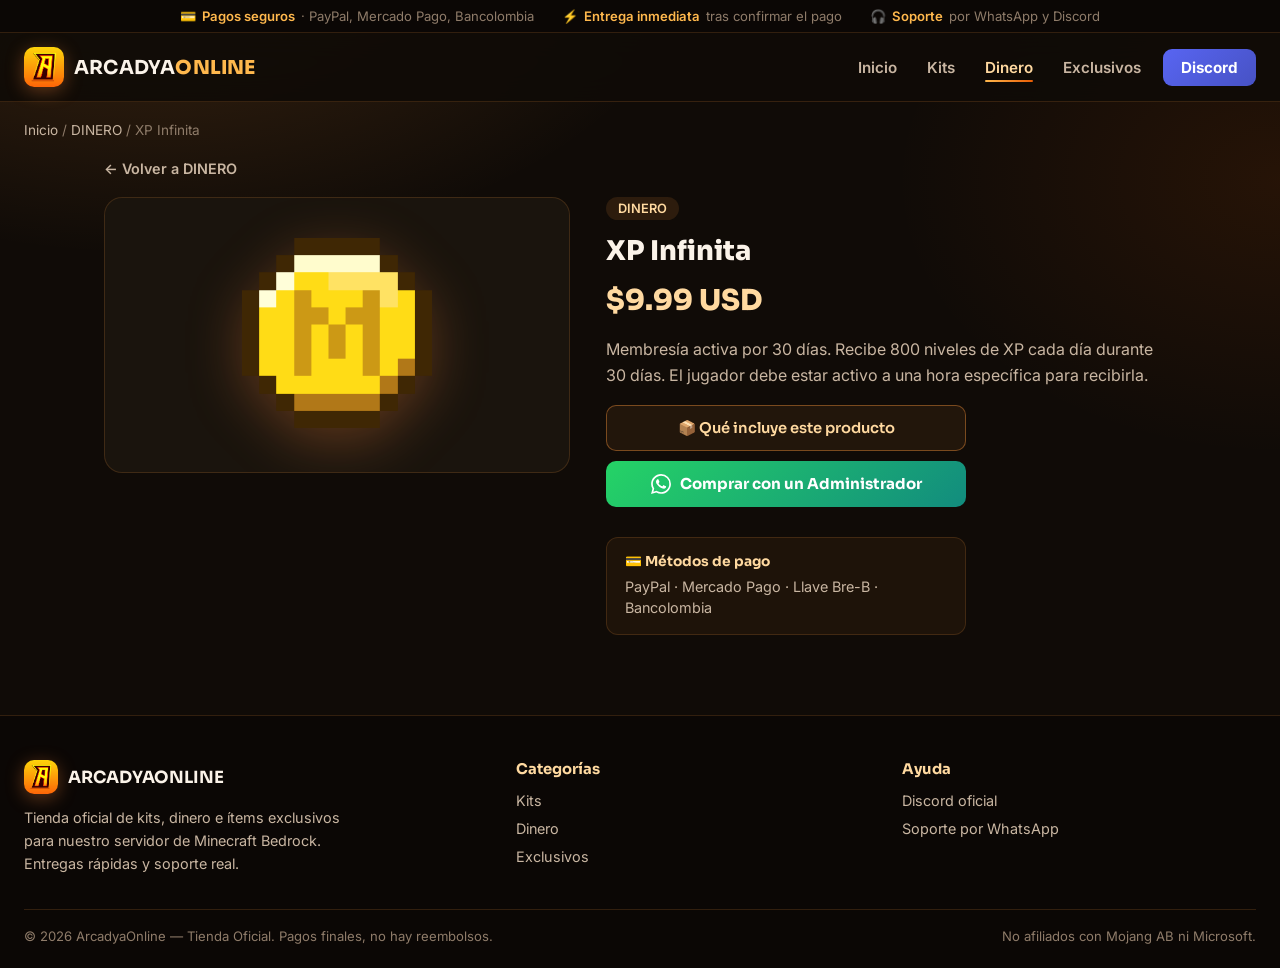
<file: productos/dinero-xp-infinita.html>
<!DOCTYPE html>
<html lang="es">
<head>
    <meta charset="UTF-8">
    <meta name="viewport" content="width=device-width, initial-scale=1.0">
    <title>XP Infinita | ArcadyaOnline</title>
    <link rel="icon" href="../favicon.svg" type="image/svg+xml">
    <link rel="preconnect" href="https://fonts.googleapis.com">
    <link href="https://fonts.googleapis.com/css2?family=Sora:wght@600;700;800&family=Inter:wght@400;500;600;700&display=swap" rel="stylesheet">
    <link rel="stylesheet" href="../css/style.css">
</head>
<body>
    <div class="topbar">
        <div class="topbar-inner">
            <span>💳 <strong>Pagos seguros</strong> · PayPal, Mercado Pago, Bancolombia</span>
            <span>⚡ <strong>Entrega inmediata</strong> tras confirmar el pago</span>
            <span>🎧 <strong>Soporte</strong> por WhatsApp y Discord</span>
        </div>
    </div>
    <header>
        <div class="header-container">
            <a href="../index.html" class="logo-area">
                <img class="logo-mark" src="../logo.png" alt="ArcadyaOnline">
                <span class="logo-text">ARCADYA<b>ONLINE</b></span>
            </a>
            <button type="button" class="nav-toggle" aria-label="Abrir menú">☰</button>
            <nav class="nav-links">
                <a href="../index.html">Inicio</a>
                <a href="../kits.html">Kits</a>
                <a href="../dinero.html" class="active">Dinero</a>
                <a href="../exclusivos.html">Exclusivos</a>
                <a href="https://discord.arcadya.online" class="discord-btn" target="_blank" rel="noopener">Discord</a>
            </nav>
        </div>
    </header>
    <div class="breadcrumb">
        <a href="../index.html">Inicio</a> / <a href="../dinero.html">DINERO</a> / XP Infinita
    </div>
    <div class="product-detail">
        <a href="../dinero.html" class="back-link">← Volver a DINERO</a>
        <div class="product-detail-grid">
            <div class="product-gallery">
                <img src="../images/icons/icon-dinero.png" alt="XP Infinita" class="main-image">
            </div>
            <div class="product-detail-info">
                <span class="category-tag">DINERO</span>
                <h1>XP Infinita</h1>
                <div class="price-block">
                    
                    <span class="current-price">$9.99 USD</span>
                    
                </div>
                <p class="description">Membresía activa por 30 días. Recibe 800 niveles de XP cada día durante 30 días. El jugador debe estar activo a una hora específica para recibirla.</p>
                <div class="action-stack">
                    <button type="button" class="btn-contenido" onclick="document.getElementById('contenidoModal').classList.add('active')">
                        📦 Qué incluye este producto
                    </button>
                    <a href="https://wa.me/573118769927" class="btn-whatsapp" target="_blank" rel="noopener">
                        <svg viewBox="0 0 24 24" fill="currentColor"><path d="M17.472 14.382c-.297-.149-1.758-.867-2.03-.967-.273-.099-.471-.148-.67.15-.197.297-.767.966-.94 1.164-.173.199-.347.223-.644.075-.297-.15-1.255-.463-2.39-1.475-.883-.788-1.48-1.761-1.653-2.059-.173-.297-.018-.458.13-.606.134-.133.298-.347.446-.52.149-.174.198-.298.298-.497.099-.198.05-.371-.025-.52-.075-.149-.669-1.612-.916-2.207-.242-.579-.487-.5-.669-.51-.173-.008-.371-.01-.57-.01-.198 0-.52.074-.792.372-.272.297-1.04 1.016-1.04 2.479 0 1.462 1.065 2.875 1.213 3.074.149.198 2.096 3.2 5.077 4.487.709.306 1.262.489 1.694.625.712.227 1.36.195 1.871.118.571-.085 1.758-.719 2.006-1.413.248-.694.248-1.289.173-1.413-.074-.124-.272-.198-.57-.347m-5.421 7.403h-.004a9.87 9.87 0 01-5.031-1.378l-.361-.214-3.741.982.998-3.648-.235-.374a9.86 9.86 0 01-1.51-5.26c.001-5.45 4.436-9.884 9.888-9.884 2.64 0 5.122 1.03 6.988 2.898a9.825 9.825 0 012.893 6.994c-.003 5.45-4.435 9.884-9.885 9.884m8.413-18.297A11.815 11.815 0 0012.05 0C5.495 0 .16 5.335.157 11.892c0 2.096.547 4.142 1.588 5.945L.057 24l6.305-1.654a11.882 11.882 0 005.683 1.448h.005c6.554 0 11.89-5.335 11.893-11.893a11.821 11.821 0 00-3.48-8.413z"/></svg>
                        Comprar con un Administrador
                    </a>
                    <div class="payment-methods">
                        <h4>💳 Métodos de pago</h4>
                        <p>PayPal · Mercado Pago · Llave Bre-B · Bancolombia</p>
                    </div>
                </div>
            </div>
        </div>
    </div>

    <div class="modal-overlay" id="contenidoModal" onclick="if(event.target===this)this.classList.remove('active')">
        <div class="modal-box">
            <div class="modal-header">
                <h3>Qué incluye este producto</h3>
                <button type="button" class="modal-close" onclick="document.getElementById('contenidoModal').classList.remove('active')">×</button>
            </div>
            <div class="modal-body">
                <div class="modal-img-block">
                    <img src="../images/icons/icon-dinero.png" alt="Contenido">
                    <div class="modal-caption">Membresía de 30 días. Recibes 800 niveles de XP cada día. Debes estar activo a una hora específica para recibirla.</div>
                </div>
            </div>
        </div>
    </div>

    <footer>
        <div class="footer-grid">
            <div class="footer-col">
                <div class="footer-brand">
                    <img class="logo-mark" src="../logo.png" alt="ArcadyaOnline">
                    <span>ARCADYAONLINE</span>
                </div>
                <p>Tienda oficial de kits, dinero e ítems exclusivos para nuestro servidor de Minecraft Bedrock. Entregas rápidas y soporte real.</p>
            </div>
            <div class="footer-col">
                <h4>Categorías</h4>
                <ul>
                    <li><a href="../kits.html">Kits</a></li>
                    <li><a href="../dinero.html">Dinero</a></li>
                    <li><a href="../exclusivos.html">Exclusivos</a></li>
                </ul>
            </div>
            <div class="footer-col">
                <h4>Ayuda</h4>
                <ul>
                    <li><a href="https://discord.arcadya.online" target="_blank" rel="noopener">Discord oficial</a></li>
                    <li><a href="https://wa.me/573118769927" target="_blank" rel="noopener">Soporte por WhatsApp</a></li>
                </ul>
            </div>
        </div>
        <div class="footer-bottom">
            <span>© 2026 ArcadyaOnline — Tienda Oficial. Pagos finales, no hay reembolsos.</span>
            <span>No afiliados con Mojang AB ni Microsoft.</span>
        </div>
    </footer>
    <script src="../js/main.js"></script>
</body>
</html>
</file>
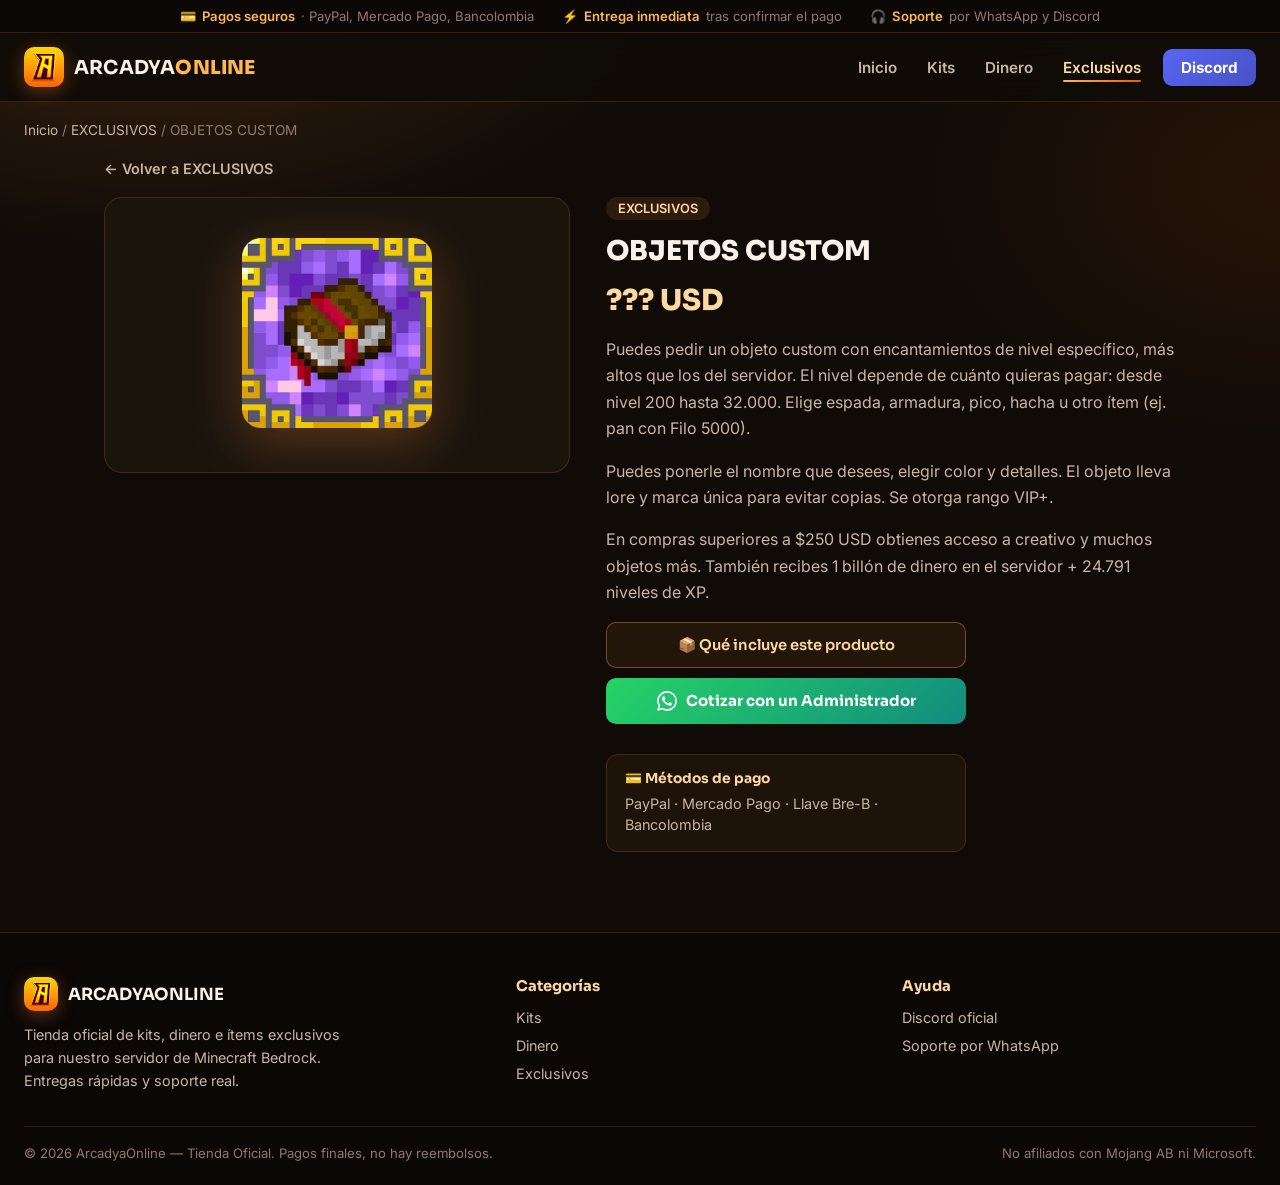
<file: productos/exclusivo-objetos-custom.html>
<!DOCTYPE html>
<html lang="es">
<head>
    <meta charset="UTF-8">
    <meta name="viewport" content="width=device-width, initial-scale=1.0">
    <title>Objetos Custom | ArcadyaOnline</title>
    <link rel="icon" href="../favicon.svg" type="image/svg+xml">
    <link rel="preconnect" href="https://fonts.googleapis.com">
    <link href="https://fonts.googleapis.com/css2?family=Sora:wght@600;700;800&family=Inter:wght@400;500;600;700&display=swap" rel="stylesheet">
    <link rel="stylesheet" href="../css/style.css">
</head>
<body>
    <div class="topbar">
        <div class="topbar-inner">
            <span>💳 <strong>Pagos seguros</strong> · PayPal, Mercado Pago, Bancolombia</span>
            <span>⚡ <strong>Entrega inmediata</strong> tras confirmar el pago</span>
            <span>🎧 <strong>Soporte</strong> por WhatsApp y Discord</span>
        </div>
    </div>
    <header>
        <div class="header-container">
            <a href="../index.html" class="logo-area">
                <img class="logo-mark" src="../logo.png" alt="ArcadyaOnline">
                <span class="logo-text">ARCADYA<b>ONLINE</b></span>
            </a>
            <button type="button" class="nav-toggle" aria-label="Abrir menú">☰</button>
            <nav class="nav-links">
                <a href="../index.html">Inicio</a>
                <a href="../kits.html">Kits</a>
                <a href="../dinero.html">Dinero</a>
                <a href="../exclusivos.html" class="active">Exclusivos</a>
                <a href="https://discord.arcadya.online" class="discord-btn" target="_blank" rel="noopener">Discord</a>
            </nav>
        </div>
    </header>
    <div class="breadcrumb">
        <a href="../index.html">Inicio</a> / <a href="../exclusivos.html">EXCLUSIVOS</a> / OBJETOS CUSTOM
    </div>
    <div class="product-detail">
        <a href="../exclusivos.html" class="back-link">← Volver a EXCLUSIVOS</a>
        <div class="product-detail-grid">
            <div class="product-gallery">
                <img src="../images/exclusivos/objetos_custom.png" alt="OBJETOS CUSTOM" class="main-image">
            </div>
            <div class="product-detail-info">
                <span class="category-tag">EXCLUSIVOS</span>
                <h1>OBJETOS CUSTOM</h1>
                <div class="price-block">
                    
                    <span class="current-price">??? USD</span>
                    
                </div>
                <p class="description">Puedes pedir un objeto custom con encantamientos de nivel específico, más altos que los del servidor. El nivel depende de cuánto quieras pagar: desde nivel 200 hasta 32.000. Elige espada, armadura, pico, hacha u otro ítem (ej. pan con Filo 5000).</p>
                <p class="description">Puedes ponerle el nombre que desees, elegir color y detalles. El objeto lleva lore y marca única para evitar copias. Se otorga rango VIP+.</p>
                <p class="description">En compras superiores a $250 USD obtienes acceso a creativo y muchos objetos más. También recibes 1 billón de dinero en el servidor + 24.791 niveles de XP.</p>
                <div class="action-stack">
                    <button type="button" class="btn-contenido" onclick="document.getElementById('contenidoModal').classList.add('active')">
                        📦 Qué incluye este producto
                    </button>
                    <a href="https://wa.me/573118769927" class="btn-whatsapp" target="_blank" rel="noopener">
                        <svg viewBox="0 0 24 24" fill="currentColor"><path d="M17.472 14.382c-.297-.149-1.758-.867-2.03-.967-.273-.099-.471-.148-.67.15-.197.297-.767.966-.94 1.164-.173.199-.347.223-.644.075-.297-.15-1.255-.463-2.39-1.475-.883-.788-1.48-1.761-1.653-2.059-.173-.297-.018-.458.13-.606.134-.133.298-.347.446-.52.149-.174.198-.298.298-.497.099-.198.05-.371-.025-.52-.075-.149-.669-1.612-.916-2.207-.242-.579-.487-.5-.669-.51-.173-.008-.371-.01-.57-.01-.198 0-.52.074-.792.372-.272.297-1.04 1.016-1.04 2.479 0 1.462 1.065 2.875 1.213 3.074.149.198 2.096 3.2 5.077 4.487.709.306 1.262.489 1.694.625.712.227 1.36.195 1.871.118.571-.085 1.758-.719 2.006-1.413.248-.694.248-1.289.173-1.413-.074-.124-.272-.198-.57-.347m-5.421 7.403h-.004a9.87 9.87 0 01-5.031-1.378l-.361-.214-3.741.982.998-3.648-.235-.374a9.86 9.86 0 01-1.51-5.26c.001-5.45 4.436-9.884 9.888-9.884 2.64 0 5.122 1.03 6.988 2.898a9.825 9.825 0 012.893 6.994c-.003 5.45-4.435 9.884-9.885 9.884m8.413-18.297A11.815 11.815 0 0012.05 0C5.495 0 .16 5.335.157 11.892c0 2.096.547 4.142 1.588 5.945L.057 24l6.305-1.654a11.882 11.882 0 005.683 1.448h.005c6.554 0 11.89-5.335 11.893-11.893a11.821 11.821 0 00-3.48-8.413z"/></svg>
                        Cotizar con un Administrador
                    </a>
                    <div class="payment-methods">
                        <h4>💳 Métodos de pago</h4>
                        <p>PayPal · Mercado Pago · Llave Bre-B · Bancolombia</p>
                    </div>
                </div>
            </div>
        </div>
    </div>

    <div class="modal-overlay" id="contenidoModal" onclick="if(event.target===this)this.classList.remove('active')">
        <div class="modal-box">
            <div class="modal-header">
                <h3>Qué incluye este producto</h3>
                <button type="button" class="modal-close" onclick="document.getElementById('contenidoModal').classList.remove('active')">×</button>
            </div>
            <div class="modal-body">
                <div class="modal-img-block">
                    <img src="../images/exclusivos/objetos_custom.png" alt="Contenido">
                    <div class="modal-caption">Objeto custom a tu medida · Encantamientos 200–32.000 · Nombre, color y lore únicos · VIP+ · Bonos en compras altas</div>
                </div>
            </div>
        </div>
    </div>

    <footer>
        <div class="footer-grid">
            <div class="footer-col">
                <div class="footer-brand">
                    <img class="logo-mark" src="../logo.png" alt="ArcadyaOnline">
                    <span>ARCADYAONLINE</span>
                </div>
                <p>Tienda oficial de kits, dinero e ítems exclusivos para nuestro servidor de Minecraft Bedrock. Entregas rápidas y soporte real.</p>
            </div>
            <div class="footer-col">
                <h4>Categorías</h4>
                <ul>
                    <li><a href="../kits.html">Kits</a></li>
                    <li><a href="../dinero.html">Dinero</a></li>
                    <li><a href="../exclusivos.html">Exclusivos</a></li>
                </ul>
            </div>
            <div class="footer-col">
                <h4>Ayuda</h4>
                <ul>
                    <li><a href="https://discord.arcadya.online" target="_blank" rel="noopener">Discord oficial</a></li>
                    <li><a href="https://wa.me/573118769927" target="_blank" rel="noopener">Soporte por WhatsApp</a></li>
                </ul>
            </div>
        </div>
        <div class="footer-bottom">
            <span>© 2026 ArcadyaOnline — Tienda Oficial. Pagos finales, no hay reembolsos.</span>
            <span>No afiliados con Mojang AB ni Microsoft.</span>
        </div>
    </footer>
    <script src="../js/main.js"></script>
</body>
</html>
</file>
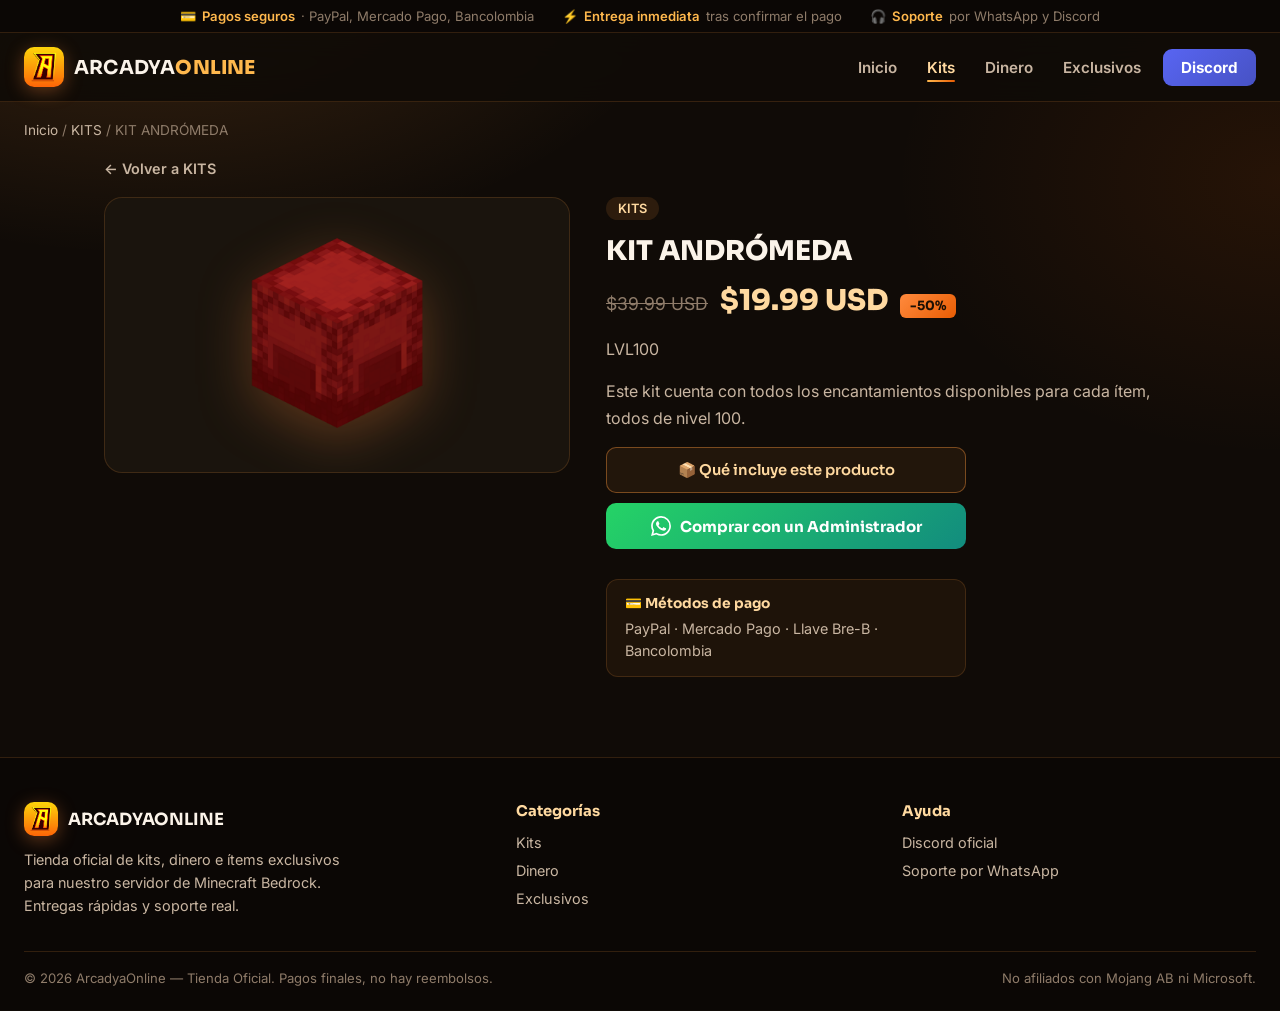
<file: productos/kit-andromeda-lvl100.html>
<!DOCTYPE html>
<html lang="es">
<head>
    <meta charset="UTF-8">
    <meta name="viewport" content="width=device-width, initial-scale=1.0">
    <title>Kit Andrómeda | ArcadyaOnline</title>
    <link rel="icon" href="../favicon.svg" type="image/svg+xml">
    <link rel="preconnect" href="https://fonts.googleapis.com">
    <link href="https://fonts.googleapis.com/css2?family=Sora:wght@600;700;800&family=Inter:wght@400;500;600;700&display=swap" rel="stylesheet">
    <link rel="stylesheet" href="../css/style.css">
</head>
<body>
    <div class="topbar">
        <div class="topbar-inner">
            <span>💳 <strong>Pagos seguros</strong> · PayPal, Mercado Pago, Bancolombia</span>
            <span>⚡ <strong>Entrega inmediata</strong> tras confirmar el pago</span>
            <span>🎧 <strong>Soporte</strong> por WhatsApp y Discord</span>
        </div>
    </div>
    <header>
        <div class="header-container">
            <a href="../index.html" class="logo-area">
                <img class="logo-mark" src="../logo.png" alt="ArcadyaOnline">
                <span class="logo-text">ARCADYA<b>ONLINE</b></span>
            </a>
            <button type="button" class="nav-toggle" aria-label="Abrir menú">☰</button>
            <nav class="nav-links">
                <a href="../index.html">Inicio</a>
                <a href="../kits.html" class="active">Kits</a>
                <a href="../dinero.html">Dinero</a>
                <a href="../exclusivos.html">Exclusivos</a>
                <a href="https://discord.arcadya.online" class="discord-btn" target="_blank" rel="noopener">Discord</a>
            </nav>
        </div>
    </header>
    <div class="breadcrumb">
        <a href="../index.html">Inicio</a> / <a href="../kits.html">KITS</a> / KIT ANDRÓMEDA
    </div>
    <div class="product-detail">
        <a href="../kits.html" class="back-link">← Volver a KITS</a>
        <div class="product-detail-grid">
            <div class="product-gallery">
                <img src="../images/icons/icon-kits.png" alt="KIT ANDRÓMEDA" class="main-image">
            </div>
            <div class="product-detail-info">
                <span class="category-tag">KITS</span>
                <h1>KIT ANDRÓMEDA</h1>
                <div class="price-block">
                    <span class="old-price">$39.99 USD</span>
                    <span class="current-price">$19.99 USD</span>
                    <span class="discount-tag">-50%</span>
                </div>
                <p class="description">LVL100</p>
                <p class="description">Este kit cuenta con todos los encantamientos disponibles para cada ítem, todos de nivel 100.</p>
                <div class="action-stack">
                    <button type="button" class="btn-contenido" onclick="document.getElementById('contenidoModal').classList.add('active')">
                        📦 Qué incluye este producto
                    </button>
                    <a href="https://wa.me/573118769927" class="btn-whatsapp" target="_blank" rel="noopener">
                        <svg viewBox="0 0 24 24" fill="currentColor"><path d="M17.472 14.382c-.297-.149-1.758-.867-2.03-.967-.273-.099-.471-.148-.67.15-.197.297-.767.966-.94 1.164-.173.199-.347.223-.644.075-.297-.15-1.255-.463-2.39-1.475-.883-.788-1.48-1.761-1.653-2.059-.173-.297-.018-.458.13-.606.134-.133.298-.347.446-.52.149-.174.198-.298.298-.497.099-.198.05-.371-.025-.52-.075-.149-.669-1.612-.916-2.207-.242-.579-.487-.5-.669-.51-.173-.008-.371-.01-.57-.01-.198 0-.52.074-.792.372-.272.297-1.04 1.016-1.04 2.479 0 1.462 1.065 2.875 1.213 3.074.149.198 2.096 3.2 5.077 4.487.709.306 1.262.489 1.694.625.712.227 1.36.195 1.871.118.571-.085 1.758-.719 2.006-1.413.248-.694.248-1.289.173-1.413-.074-.124-.272-.198-.57-.347m-5.421 7.403h-.004a9.87 9.87 0 01-5.031-1.378l-.361-.214-3.741.982.998-3.648-.235-.374a9.86 9.86 0 01-1.51-5.26c.001-5.45 4.436-9.884 9.888-9.884 2.64 0 5.122 1.03 6.988 2.898a9.825 9.825 0 012.893 6.994c-.003 5.45-4.435 9.884-9.885 9.884m8.413-18.297A11.815 11.815 0 0012.05 0C5.495 0 .16 5.335.157 11.892c0 2.096.547 4.142 1.588 5.945L.057 24l6.305-1.654a11.882 11.882 0 005.683 1.448h.005c6.554 0 11.89-5.335 11.893-11.893a11.821 11.821 0 00-3.48-8.413z"/></svg>
                        Comprar con un Administrador
                    </a>
                    <div class="payment-methods">
                        <h4>💳 Métodos de pago</h4>
                        <p>PayPal · Mercado Pago · Llave Bre-B · Bancolombia</p>
                    </div>
                </div>
            </div>
        </div>
    </div>

    <div class="modal-overlay" id="contenidoModal" onclick="if(event.target===this)this.classList.remove('active')">
        <div class="modal-box">
            <div class="modal-header">
                <h3>Qué incluye este producto</h3>
                <button type="button" class="modal-close" onclick="document.getElementById('contenidoModal').classList.remove('active')">×</button>
            </div>
            <div class="modal-body">
                <div class="modal-img-block">
                    <img src="../images/kits/producto-5/content-1.png" alt="Contenido">
                </div>
                <div class="modal-img-block">
                    <img src="../images/kits/producto-5/content-2.png" alt="Contenido">
                </div>
                <div class="modal-img-block">
                    <img src="../images/kits/producto-5/content-3.png" alt="Contenido">
                </div>
                <div class="modal-img-block">
                    <img src="../images/kits/producto-5/content-4.png" alt="Contenido">
                </div>
                <div class="modal-img-block">
                    <img src="../images/kits/producto-5/content-5.png" alt="Contenido">
                </div>
                <div class="modal-img-block">
                    <img src="../images/kits/producto-5/content-6.png" alt="Contenido">
                </div>
                <div class="modal-img-block">
                    <img src="../images/kits/producto-5/content-7.png" alt="Contenido">
                </div>
                <div class="modal-img-block">
                    <img src="../images/kits/producto-5/content-8.png" alt="Contenido">
                </div>
                <div class="modal-img-block">
                    <img src="../images/kits/producto-5/content-9.png" alt="Contenido">
                </div>
                <div class="modal-img-block">
                    <img src="../images/kits/producto-5/content-10.png" alt="Contenido">
                </div>
                <div class="modal-img-block">
                    <img src="../images/kits/producto-5/content-11.png" alt="Contenido">
                </div>
                <div class="modal-img-block">
                    <img src="../images/kits/producto-5/content-12.png" alt="Contenido">
                </div>
            </div>
        </div>
    </div>

    <footer>
        <div class="footer-grid">
            <div class="footer-col">
                <div class="footer-brand">
                    <img class="logo-mark" src="../logo.png" alt="ArcadyaOnline">
                    <span>ARCADYAONLINE</span>
                </div>
                <p>Tienda oficial de kits, dinero e ítems exclusivos para nuestro servidor de Minecraft Bedrock. Entregas rápidas y soporte real.</p>
            </div>
            <div class="footer-col">
                <h4>Categorías</h4>
                <ul>
                    <li><a href="../kits.html">Kits</a></li>
                    <li><a href="../dinero.html">Dinero</a></li>
                    <li><a href="../exclusivos.html">Exclusivos</a></li>
                </ul>
            </div>
            <div class="footer-col">
                <h4>Ayuda</h4>
                <ul>
                    <li><a href="https://discord.arcadya.online" target="_blank" rel="noopener">Discord oficial</a></li>
                    <li><a href="https://wa.me/573118769927" target="_blank" rel="noopener">Soporte por WhatsApp</a></li>
                </ul>
            </div>
        </div>
        <div class="footer-bottom">
            <span>© 2026 ArcadyaOnline — Tienda Oficial. Pagos finales, no hay reembolsos.</span>
            <span>No afiliados con Mojang AB ni Microsoft.</span>
        </div>
    </footer>
    <script src="../js/main.js"></script>
</body>
</html>
</file>
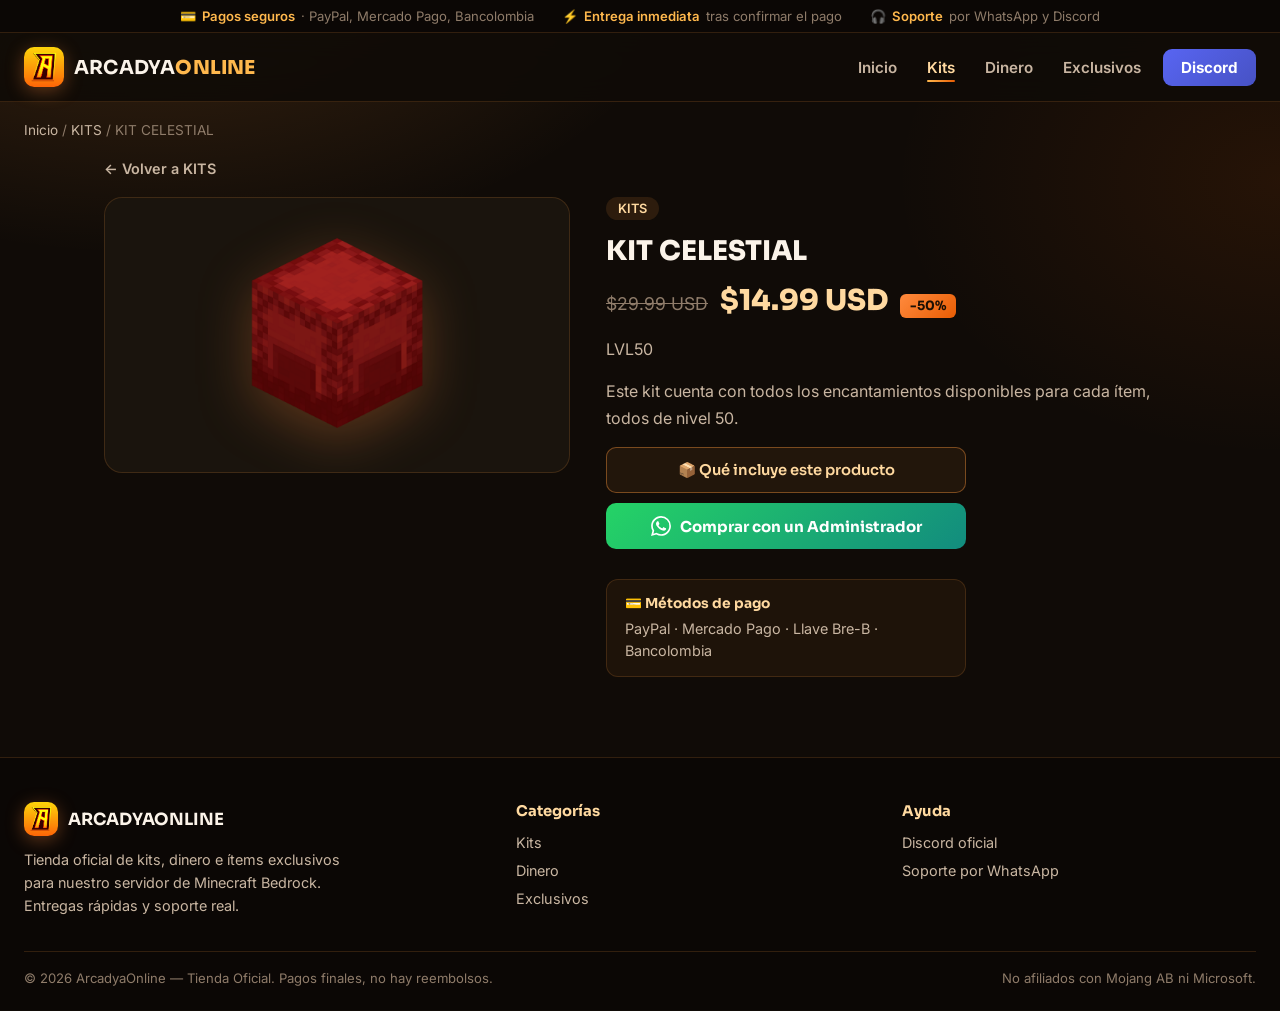
<file: productos/kit-celestial-lvl50.html>
<!DOCTYPE html>
<html lang="es">
<head>
    <meta charset="UTF-8">
    <meta name="viewport" content="width=device-width, initial-scale=1.0">
    <title>Kit Celestial | ArcadyaOnline</title>
    <link rel="icon" href="../favicon.svg" type="image/svg+xml">
    <link rel="preconnect" href="https://fonts.googleapis.com">
    <link href="https://fonts.googleapis.com/css2?family=Sora:wght@600;700;800&family=Inter:wght@400;500;600;700&display=swap" rel="stylesheet">
    <link rel="stylesheet" href="../css/style.css">
</head>
<body>
    <div class="topbar">
        <div class="topbar-inner">
            <span>💳 <strong>Pagos seguros</strong> · PayPal, Mercado Pago, Bancolombia</span>
            <span>⚡ <strong>Entrega inmediata</strong> tras confirmar el pago</span>
            <span>🎧 <strong>Soporte</strong> por WhatsApp y Discord</span>
        </div>
    </div>
    <header>
        <div class="header-container">
            <a href="../index.html" class="logo-area">
                <img class="logo-mark" src="../logo.png" alt="ArcadyaOnline">
                <span class="logo-text">ARCADYA<b>ONLINE</b></span>
            </a>
            <button type="button" class="nav-toggle" aria-label="Abrir menú">☰</button>
            <nav class="nav-links">
                <a href="../index.html">Inicio</a>
                <a href="../kits.html" class="active">Kits</a>
                <a href="../dinero.html">Dinero</a>
                <a href="../exclusivos.html">Exclusivos</a>
                <a href="https://discord.arcadya.online" class="discord-btn" target="_blank" rel="noopener">Discord</a>
            </nav>
        </div>
    </header>
    <div class="breadcrumb">
        <a href="../index.html">Inicio</a> / <a href="../kits.html">KITS</a> / KIT CELESTIAL
    </div>
    <div class="product-detail">
        <a href="../kits.html" class="back-link">← Volver a KITS</a>
        <div class="product-detail-grid">
            <div class="product-gallery">
                <img src="../images/icons/icon-kits.png" alt="KIT CELESTIAL" class="main-image">
            </div>
            <div class="product-detail-info">
                <span class="category-tag">KITS</span>
                <h1>KIT CELESTIAL</h1>
                <div class="price-block">
                    <span class="old-price">$29.99 USD</span>
                    <span class="current-price">$14.99 USD</span>
                    <span class="discount-tag">-50%</span>
                </div>
                <p class="description">LVL50</p>
                <p class="description">Este kit cuenta con todos los encantamientos disponibles para cada ítem, todos de nivel 50.</p>
                <div class="action-stack">
                    <button type="button" class="btn-contenido" onclick="document.getElementById('contenidoModal').classList.add('active')">
                        📦 Qué incluye este producto
                    </button>
                    <a href="https://wa.me/573118769927" class="btn-whatsapp" target="_blank" rel="noopener">
                        <svg viewBox="0 0 24 24" fill="currentColor"><path d="M17.472 14.382c-.297-.149-1.758-.867-2.03-.967-.273-.099-.471-.148-.67.15-.197.297-.767.966-.94 1.164-.173.199-.347.223-.644.075-.297-.15-1.255-.463-2.39-1.475-.883-.788-1.48-1.761-1.653-2.059-.173-.297-.018-.458.13-.606.134-.133.298-.347.446-.52.149-.174.198-.298.298-.497.099-.198.05-.371-.025-.52-.075-.149-.669-1.612-.916-2.207-.242-.579-.487-.5-.669-.51-.173-.008-.371-.01-.57-.01-.198 0-.52.074-.792.372-.272.297-1.04 1.016-1.04 2.479 0 1.462 1.065 2.875 1.213 3.074.149.198 2.096 3.2 5.077 4.487.709.306 1.262.489 1.694.625.712.227 1.36.195 1.871.118.571-.085 1.758-.719 2.006-1.413.248-.694.248-1.289.173-1.413-.074-.124-.272-.198-.57-.347m-5.421 7.403h-.004a9.87 9.87 0 01-5.031-1.378l-.361-.214-3.741.982.998-3.648-.235-.374a9.86 9.86 0 01-1.51-5.26c.001-5.45 4.436-9.884 9.888-9.884 2.64 0 5.122 1.03 6.988 2.898a9.825 9.825 0 012.893 6.994c-.003 5.45-4.435 9.884-9.885 9.884m8.413-18.297A11.815 11.815 0 0012.05 0C5.495 0 .16 5.335.157 11.892c0 2.096.547 4.142 1.588 5.945L.057 24l6.305-1.654a11.882 11.882 0 005.683 1.448h.005c6.554 0 11.89-5.335 11.893-11.893a11.821 11.821 0 00-3.48-8.413z"/></svg>
                        Comprar con un Administrador
                    </a>
                    <div class="payment-methods">
                        <h4>💳 Métodos de pago</h4>
                        <p>PayPal · Mercado Pago · Llave Bre-B · Bancolombia</p>
                    </div>
                </div>
            </div>
        </div>
    </div>

    <div class="modal-overlay" id="contenidoModal" onclick="if(event.target===this)this.classList.remove('active')">
        <div class="modal-box">
            <div class="modal-header">
                <h3>Qué incluye este producto</h3>
                <button type="button" class="modal-close" onclick="document.getElementById('contenidoModal').classList.remove('active')">×</button>
            </div>
            <div class="modal-body">
                <div class="modal-img-block">
                    <img src="../images/kits/producto-4/content-1.png" alt="Contenido">
                </div>
                <div class="modal-img-block">
                    <img src="../images/kits/producto-4/content-2.png" alt="Contenido">
                </div>
                <div class="modal-img-block">
                    <img src="../images/kits/producto-4/content-3.png" alt="Contenido">
                </div>
                <div class="modal-img-block">
                    <img src="../images/kits/producto-4/content-4.png" alt="Contenido">
                </div>
                <div class="modal-img-block">
                    <img src="../images/kits/producto-4/content-5.png" alt="Contenido">
                </div>
                <div class="modal-img-block">
                    <img src="../images/kits/producto-4/content-6.png" alt="Contenido">
                </div>
                <div class="modal-img-block">
                    <img src="../images/kits/producto-4/content-7.png" alt="Contenido">
                </div>
                <div class="modal-img-block">
                    <img src="../images/kits/producto-4/content-8.png" alt="Contenido">
                </div>
                <div class="modal-img-block">
                    <img src="../images/kits/producto-4/content-9.png" alt="Contenido">
                </div>
                <div class="modal-img-block">
                    <img src="../images/kits/producto-4/content-10.png" alt="Contenido">
                </div>
                <div class="modal-img-block">
                    <img src="../images/kits/producto-4/content-11.png" alt="Contenido">
                </div>
                <div class="modal-img-block">
                    <img src="../images/kits/producto-4/content-12.png" alt="Contenido">
                </div>
            </div>
        </div>
    </div>

    <footer>
        <div class="footer-grid">
            <div class="footer-col">
                <div class="footer-brand">
                    <img class="logo-mark" src="../logo.png" alt="ArcadyaOnline">
                    <span>ARCADYAONLINE</span>
                </div>
                <p>Tienda oficial de kits, dinero e ítems exclusivos para nuestro servidor de Minecraft Bedrock. Entregas rápidas y soporte real.</p>
            </div>
            <div class="footer-col">
                <h4>Categorías</h4>
                <ul>
                    <li><a href="../kits.html">Kits</a></li>
                    <li><a href="../dinero.html">Dinero</a></li>
                    <li><a href="../exclusivos.html">Exclusivos</a></li>
                </ul>
            </div>
            <div class="footer-col">
                <h4>Ayuda</h4>
                <ul>
                    <li><a href="https://discord.arcadya.online" target="_blank" rel="noopener">Discord oficial</a></li>
                    <li><a href="https://wa.me/573118769927" target="_blank" rel="noopener">Soporte por WhatsApp</a></li>
                </ul>
            </div>
        </div>
        <div class="footer-bottom">
            <span>© 2026 ArcadyaOnline — Tienda Oficial. Pagos finales, no hay reembolsos.</span>
            <span>No afiliados con Mojang AB ni Microsoft.</span>
        </div>
    </footer>
    <script src="../js/main.js"></script>
</body>
</html>
</file>
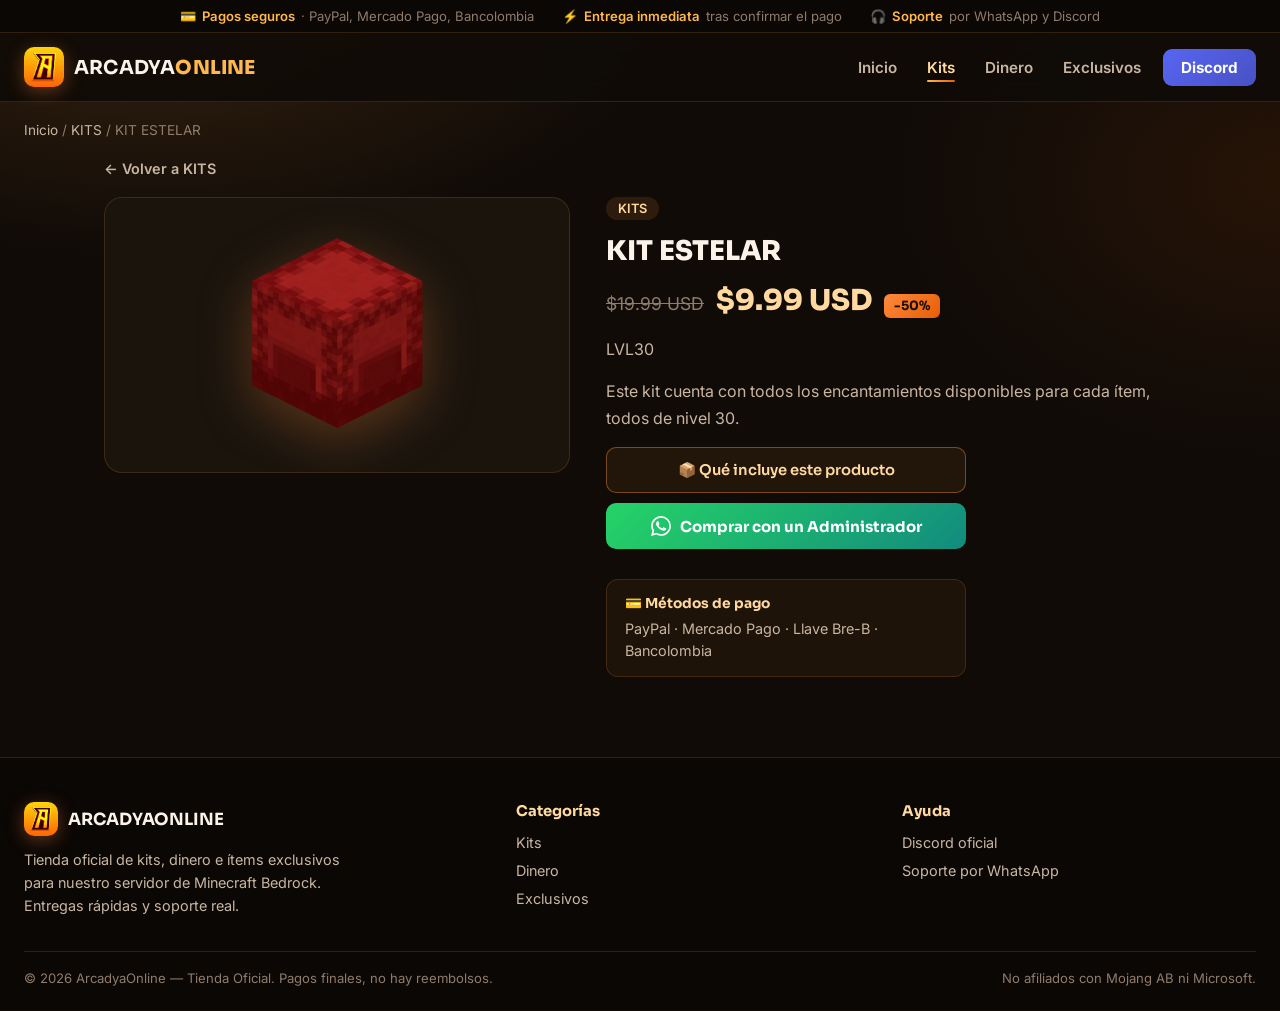
<file: productos/kit-estelar-lvl30.html>
<!DOCTYPE html>
<html lang="es">
<head>
    <meta charset="UTF-8">
    <meta name="viewport" content="width=device-width, initial-scale=1.0">
    <title>Kit Estelar | ArcadyaOnline</title>
    <link rel="icon" href="../favicon.svg" type="image/svg+xml">
    <link rel="preconnect" href="https://fonts.googleapis.com">
    <link href="https://fonts.googleapis.com/css2?family=Sora:wght@600;700;800&family=Inter:wght@400;500;600;700&display=swap" rel="stylesheet">
    <link rel="stylesheet" href="../css/style.css">
</head>
<body>
    <div class="topbar">
        <div class="topbar-inner">
            <span>💳 <strong>Pagos seguros</strong> · PayPal, Mercado Pago, Bancolombia</span>
            <span>⚡ <strong>Entrega inmediata</strong> tras confirmar el pago</span>
            <span>🎧 <strong>Soporte</strong> por WhatsApp y Discord</span>
        </div>
    </div>
    <header>
        <div class="header-container">
            <a href="../index.html" class="logo-area">
                <img class="logo-mark" src="../logo.png" alt="ArcadyaOnline">
                <span class="logo-text">ARCADYA<b>ONLINE</b></span>
            </a>
            <button type="button" class="nav-toggle" aria-label="Abrir menú">☰</button>
            <nav class="nav-links">
                <a href="../index.html">Inicio</a>
                <a href="../kits.html" class="active">Kits</a>
                <a href="../dinero.html">Dinero</a>
                <a href="../exclusivos.html">Exclusivos</a>
                <a href="https://discord.arcadya.online" class="discord-btn" target="_blank" rel="noopener">Discord</a>
            </nav>
        </div>
    </header>
    <div class="breadcrumb">
        <a href="../index.html">Inicio</a> / <a href="../kits.html">KITS</a> / KIT ESTELAR
    </div>
    <div class="product-detail">
        <a href="../kits.html" class="back-link">← Volver a KITS</a>
        <div class="product-detail-grid">
            <div class="product-gallery">
                <img src="../images/icons/icon-kits.png" alt="KIT ESTELAR" class="main-image">
            </div>
            <div class="product-detail-info">
                <span class="category-tag">KITS</span>
                <h1>KIT ESTELAR</h1>
                <div class="price-block">
                    <span class="old-price">$19.99 USD</span>
                    <span class="current-price">$9.99 USD</span>
                    <span class="discount-tag">-50%</span>
                </div>
                <p class="description">LVL30</p>
                <p class="description">Este kit cuenta con todos los encantamientos disponibles para cada ítem, todos de nivel 30.</p>
                <div class="action-stack">
                    <button type="button" class="btn-contenido" onclick="document.getElementById('contenidoModal').classList.add('active')">
                        📦 Qué incluye este producto
                    </button>
                    <a href="https://wa.me/573118769927" class="btn-whatsapp" target="_blank" rel="noopener">
                        <svg viewBox="0 0 24 24" fill="currentColor"><path d="M17.472 14.382c-.297-.149-1.758-.867-2.03-.967-.273-.099-.471-.148-.67.15-.197.297-.767.966-.94 1.164-.173.199-.347.223-.644.075-.297-.15-1.255-.463-2.39-1.475-.883-.788-1.48-1.761-1.653-2.059-.173-.297-.018-.458.13-.606.134-.133.298-.347.446-.52.149-.174.198-.298.298-.497.099-.198.05-.371-.025-.52-.075-.149-.669-1.612-.916-2.207-.242-.579-.487-.5-.669-.51-.173-.008-.371-.01-.57-.01-.198 0-.52.074-.792.372-.272.297-1.04 1.016-1.04 2.479 0 1.462 1.065 2.875 1.213 3.074.149.198 2.096 3.2 5.077 4.487.709.306 1.262.489 1.694.625.712.227 1.36.195 1.871.118.571-.085 1.758-.719 2.006-1.413.248-.694.248-1.289.173-1.413-.074-.124-.272-.198-.57-.347m-5.421 7.403h-.004a9.87 9.87 0 01-5.031-1.378l-.361-.214-3.741.982.998-3.648-.235-.374a9.86 9.86 0 01-1.51-5.26c.001-5.45 4.436-9.884 9.888-9.884 2.64 0 5.122 1.03 6.988 2.898a9.825 9.825 0 012.893 6.994c-.003 5.45-4.435 9.884-9.885 9.884m8.413-18.297A11.815 11.815 0 0012.05 0C5.495 0 .16 5.335.157 11.892c0 2.096.547 4.142 1.588 5.945L.057 24l6.305-1.654a11.882 11.882 0 005.683 1.448h.005c6.554 0 11.89-5.335 11.893-11.893a11.821 11.821 0 00-3.48-8.413z"/></svg>
                        Comprar con un Administrador
                    </a>
                    <div class="payment-methods">
                        <h4>💳 Métodos de pago</h4>
                        <p>PayPal · Mercado Pago · Llave Bre-B · Bancolombia</p>
                    </div>
                </div>
            </div>
        </div>
    </div>

    <div class="modal-overlay" id="contenidoModal" onclick="if(event.target===this)this.classList.remove('active')">
        <div class="modal-box">
            <div class="modal-header">
                <h3>Qué incluye este producto</h3>
                <button type="button" class="modal-close" onclick="document.getElementById('contenidoModal').classList.remove('active')">×</button>
            </div>
            <div class="modal-body">
                <div class="modal-img-block">
                    <img src="../images/kits/producto-3/content-1.png" alt="Contenido">
                </div>
                <div class="modal-img-block">
                    <img src="../images/kits/producto-3/content-2.png" alt="Contenido">
                </div>
                <div class="modal-img-block">
                    <img src="../images/kits/producto-3/content-3.png" alt="Contenido">
                </div>
                <div class="modal-img-block">
                    <img src="../images/kits/producto-3/content-4.png" alt="Contenido">
                </div>
                <div class="modal-img-block">
                    <img src="../images/kits/producto-3/content-5.png" alt="Contenido">
                </div>
                <div class="modal-img-block">
                    <img src="../images/kits/producto-3/content-6.png" alt="Contenido">
                </div>
                <div class="modal-img-block">
                    <img src="../images/kits/producto-3/content-7.png" alt="Contenido">
                </div>
                <div class="modal-img-block">
                    <img src="../images/kits/producto-3/content-8.png" alt="Contenido">
                </div>
                <div class="modal-img-block">
                    <img src="../images/kits/producto-3/content-9.png" alt="Contenido">
                </div>
                <div class="modal-img-block">
                    <img src="../images/kits/producto-3/content-10.png" alt="Contenido">
                </div>
                <div class="modal-img-block">
                    <img src="../images/kits/producto-3/content-11.png" alt="Contenido">
                </div>
                <div class="modal-img-block">
                    <img src="../images/kits/producto-3/content-12.png" alt="Contenido">
                </div>
            </div>
        </div>
    </div>

    <footer>
        <div class="footer-grid">
            <div class="footer-col">
                <div class="footer-brand">
                    <img class="logo-mark" src="../logo.png" alt="ArcadyaOnline">
                    <span>ARCADYAONLINE</span>
                </div>
                <p>Tienda oficial de kits, dinero e ítems exclusivos para nuestro servidor de Minecraft Bedrock. Entregas rápidas y soporte real.</p>
            </div>
            <div class="footer-col">
                <h4>Categorías</h4>
                <ul>
                    <li><a href="../kits.html">Kits</a></li>
                    <li><a href="../dinero.html">Dinero</a></li>
                    <li><a href="../exclusivos.html">Exclusivos</a></li>
                </ul>
            </div>
            <div class="footer-col">
                <h4>Ayuda</h4>
                <ul>
                    <li><a href="https://discord.arcadya.online" target="_blank" rel="noopener">Discord oficial</a></li>
                    <li><a href="https://wa.me/573118769927" target="_blank" rel="noopener">Soporte por WhatsApp</a></li>
                </ul>
            </div>
        </div>
        <div class="footer-bottom">
            <span>© 2026 ArcadyaOnline — Tienda Oficial. Pagos finales, no hay reembolsos.</span>
            <span>No afiliados con Mojang AB ni Microsoft.</span>
        </div>
    </footer>
    <script src="../js/main.js"></script>
</body>
</html>
</file>
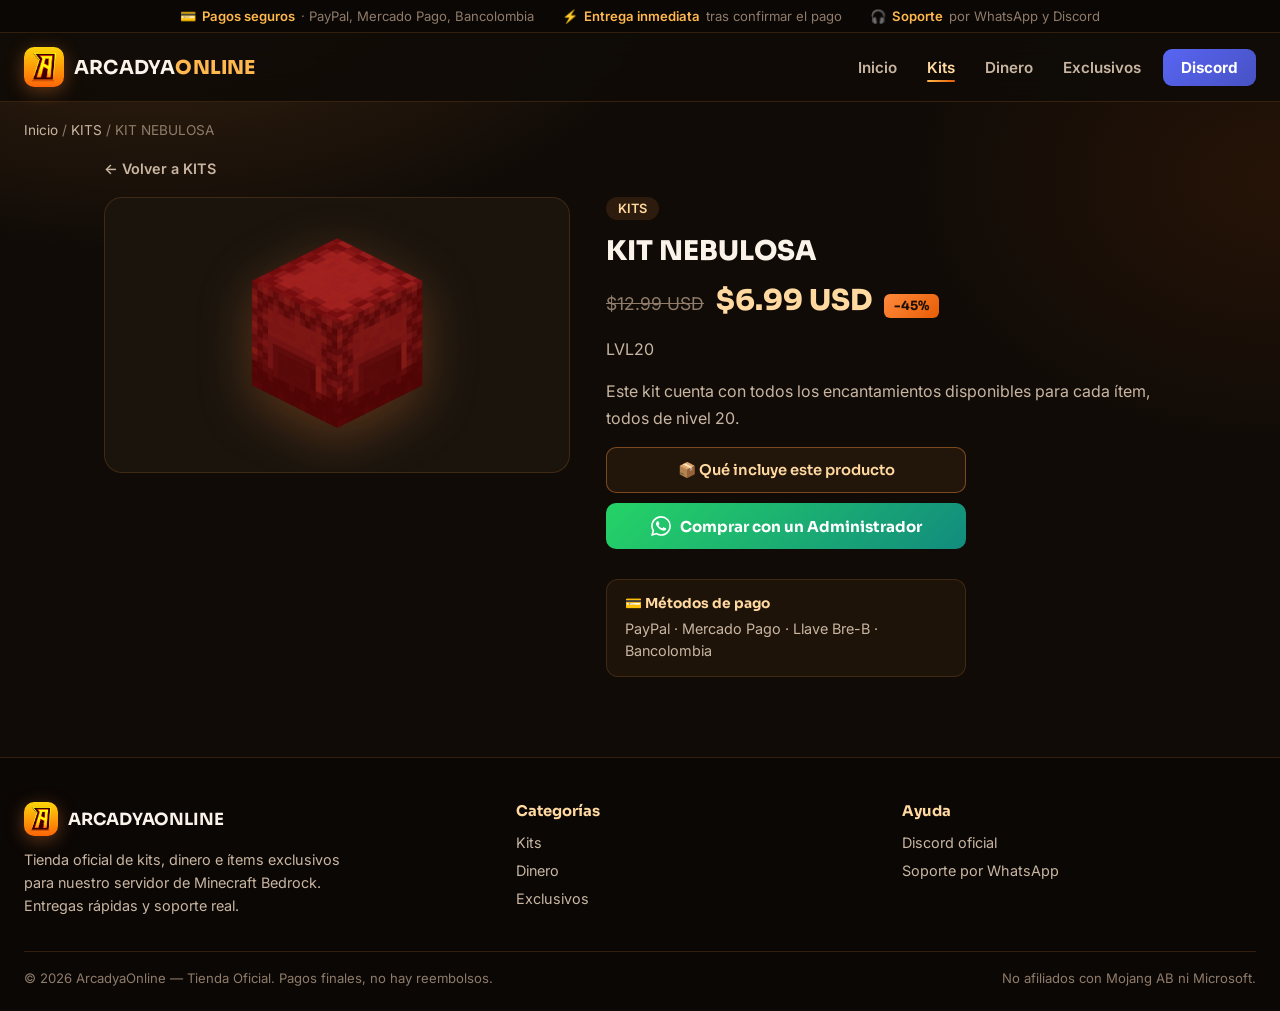
<file: productos/kit-nebulosa-lvl20.html>
<!DOCTYPE html>
<html lang="es">
<head>
    <meta charset="UTF-8">
    <meta name="viewport" content="width=device-width, initial-scale=1.0">
    <title>Kit Nebulosa | ArcadyaOnline</title>
    <link rel="icon" href="../favicon.svg" type="image/svg+xml">
    <link rel="preconnect" href="https://fonts.googleapis.com">
    <link href="https://fonts.googleapis.com/css2?family=Sora:wght@600;700;800&family=Inter:wght@400;500;600;700&display=swap" rel="stylesheet">
    <link rel="stylesheet" href="../css/style.css">
</head>
<body>
    <div class="topbar">
        <div class="topbar-inner">
            <span>💳 <strong>Pagos seguros</strong> · PayPal, Mercado Pago, Bancolombia</span>
            <span>⚡ <strong>Entrega inmediata</strong> tras confirmar el pago</span>
            <span>🎧 <strong>Soporte</strong> por WhatsApp y Discord</span>
        </div>
    </div>
    <header>
        <div class="header-container">
            <a href="../index.html" class="logo-area">
                <img class="logo-mark" src="../logo.png" alt="ArcadyaOnline">
                <span class="logo-text">ARCADYA<b>ONLINE</b></span>
            </a>
            <button type="button" class="nav-toggle" aria-label="Abrir menú">☰</button>
            <nav class="nav-links">
                <a href="../index.html">Inicio</a>
                <a href="../kits.html" class="active">Kits</a>
                <a href="../dinero.html">Dinero</a>
                <a href="../exclusivos.html">Exclusivos</a>
                <a href="https://discord.arcadya.online" class="discord-btn" target="_blank" rel="noopener">Discord</a>
            </nav>
        </div>
    </header>
    <div class="breadcrumb">
        <a href="../index.html">Inicio</a> / <a href="../kits.html">KITS</a> / KIT NEBULOSA
    </div>
    <div class="product-detail">
        <a href="../kits.html" class="back-link">← Volver a KITS</a>
        <div class="product-detail-grid">
            <div class="product-gallery">
                <img src="../images/icons/icon-kits.png" alt="KIT NEBULOSA" class="main-image">
            </div>
            <div class="product-detail-info">
                <span class="category-tag">KITS</span>
                <h1>KIT NEBULOSA</h1>
                <div class="price-block">
                    <span class="old-price">$12.99 USD</span>
                    <span class="current-price">$6.99 USD</span>
                    <span class="discount-tag">-45%</span>
                </div>
                <p class="description">LVL20</p>
                <p class="description">Este kit cuenta con todos los encantamientos disponibles para cada ítem, todos de nivel 20.</p>
                <div class="action-stack">
                    <button type="button" class="btn-contenido" onclick="document.getElementById('contenidoModal').classList.add('active')">
                        📦 Qué incluye este producto
                    </button>
                    <a href="https://wa.me/573118769927" class="btn-whatsapp" target="_blank" rel="noopener">
                        <svg viewBox="0 0 24 24" fill="currentColor"><path d="M17.472 14.382c-.297-.149-1.758-.867-2.03-.967-.273-.099-.471-.148-.67.15-.197.297-.767.966-.94 1.164-.173.199-.347.223-.644.075-.297-.15-1.255-.463-2.39-1.475-.883-.788-1.48-1.761-1.653-2.059-.173-.297-.018-.458.13-.606.134-.133.298-.347.446-.52.149-.174.198-.298.298-.497.099-.198.05-.371-.025-.52-.075-.149-.669-1.612-.916-2.207-.242-.579-.487-.5-.669-.51-.173-.008-.371-.01-.57-.01-.198 0-.52.074-.792.372-.272.297-1.04 1.016-1.04 2.479 0 1.462 1.065 2.875 1.213 3.074.149.198 2.096 3.2 5.077 4.487.709.306 1.262.489 1.694.625.712.227 1.36.195 1.871.118.571-.085 1.758-.719 2.006-1.413.248-.694.248-1.289.173-1.413-.074-.124-.272-.198-.57-.347m-5.421 7.403h-.004a9.87 9.87 0 01-5.031-1.378l-.361-.214-3.741.982.998-3.648-.235-.374a9.86 9.86 0 01-1.51-5.26c.001-5.45 4.436-9.884 9.888-9.884 2.64 0 5.122 1.03 6.988 2.898a9.825 9.825 0 012.893 6.994c-.003 5.45-4.435 9.884-9.885 9.884m8.413-18.297A11.815 11.815 0 0012.05 0C5.495 0 .16 5.335.157 11.892c0 2.096.547 4.142 1.588 5.945L.057 24l6.305-1.654a11.882 11.882 0 005.683 1.448h.005c6.554 0 11.89-5.335 11.893-11.893a11.821 11.821 0 00-3.48-8.413z"/></svg>
                        Comprar con un Administrador
                    </a>
                    <div class="payment-methods">
                        <h4>💳 Métodos de pago</h4>
                        <p>PayPal · Mercado Pago · Llave Bre-B · Bancolombia</p>
                    </div>
                </div>
            </div>
        </div>
    </div>

    <div class="modal-overlay" id="contenidoModal" onclick="if(event.target===this)this.classList.remove('active')">
        <div class="modal-box">
            <div class="modal-header">
                <h3>Qué incluye este producto</h3>
                <button type="button" class="modal-close" onclick="document.getElementById('contenidoModal').classList.remove('active')">×</button>
            </div>
            <div class="modal-body">
                <div class="modal-img-block">
                    <img src="../images/kits/producto-2/content-1.png" alt="Contenido">
                </div>
                <div class="modal-img-block">
                    <img src="../images/kits/producto-2/content-2.png" alt="Contenido">
                </div>
                <div class="modal-img-block">
                    <img src="../images/kits/producto-2/content-3.png" alt="Contenido">
                </div>
                <div class="modal-img-block">
                    <img src="../images/kits/producto-2/content-4.png" alt="Contenido">
                </div>
                <div class="modal-img-block">
                    <img src="../images/kits/producto-2/content-5.png" alt="Contenido">
                </div>
                <div class="modal-img-block">
                    <img src="../images/kits/producto-2/content-6.png" alt="Contenido">
                </div>
                <div class="modal-img-block">
                    <img src="../images/kits/producto-2/content-7.png" alt="Contenido">
                </div>
                <div class="modal-img-block">
                    <img src="../images/kits/producto-2/content-8.png" alt="Contenido">
                </div>
                <div class="modal-img-block">
                    <img src="../images/kits/producto-2/content-9.png" alt="Contenido">
                </div>
                <div class="modal-img-block">
                    <img src="../images/kits/producto-2/content-10.png" alt="Contenido">
                </div>
                <div class="modal-img-block">
                    <img src="../images/kits/producto-2/content-11.png" alt="Contenido">
                </div>
                <div class="modal-img-block">
                    <img src="../images/kits/producto-2/content-12.png" alt="Contenido">
                </div>
            </div>
        </div>
    </div>

    <footer>
        <div class="footer-grid">
            <div class="footer-col">
                <div class="footer-brand">
                    <img class="logo-mark" src="../logo.png" alt="ArcadyaOnline">
                    <span>ARCADYAONLINE</span>
                </div>
                <p>Tienda oficial de kits, dinero e ítems exclusivos para nuestro servidor de Minecraft Bedrock. Entregas rápidas y soporte real.</p>
            </div>
            <div class="footer-col">
                <h4>Categorías</h4>
                <ul>
                    <li><a href="../kits.html">Kits</a></li>
                    <li><a href="../dinero.html">Dinero</a></li>
                    <li><a href="../exclusivos.html">Exclusivos</a></li>
                </ul>
            </div>
            <div class="footer-col">
                <h4>Ayuda</h4>
                <ul>
                    <li><a href="https://discord.arcadya.online" target="_blank" rel="noopener">Discord oficial</a></li>
                    <li><a href="https://wa.me/573118769927" target="_blank" rel="noopener">Soporte por WhatsApp</a></li>
                </ul>
            </div>
        </div>
        <div class="footer-bottom">
            <span>© 2026 ArcadyaOnline — Tienda Oficial. Pagos finales, no hay reembolsos.</span>
            <span>No afiliados con Mojang AB ni Microsoft.</span>
        </div>
    </footer>
    <script src="../js/main.js"></script>
</body>
</html>
</file>
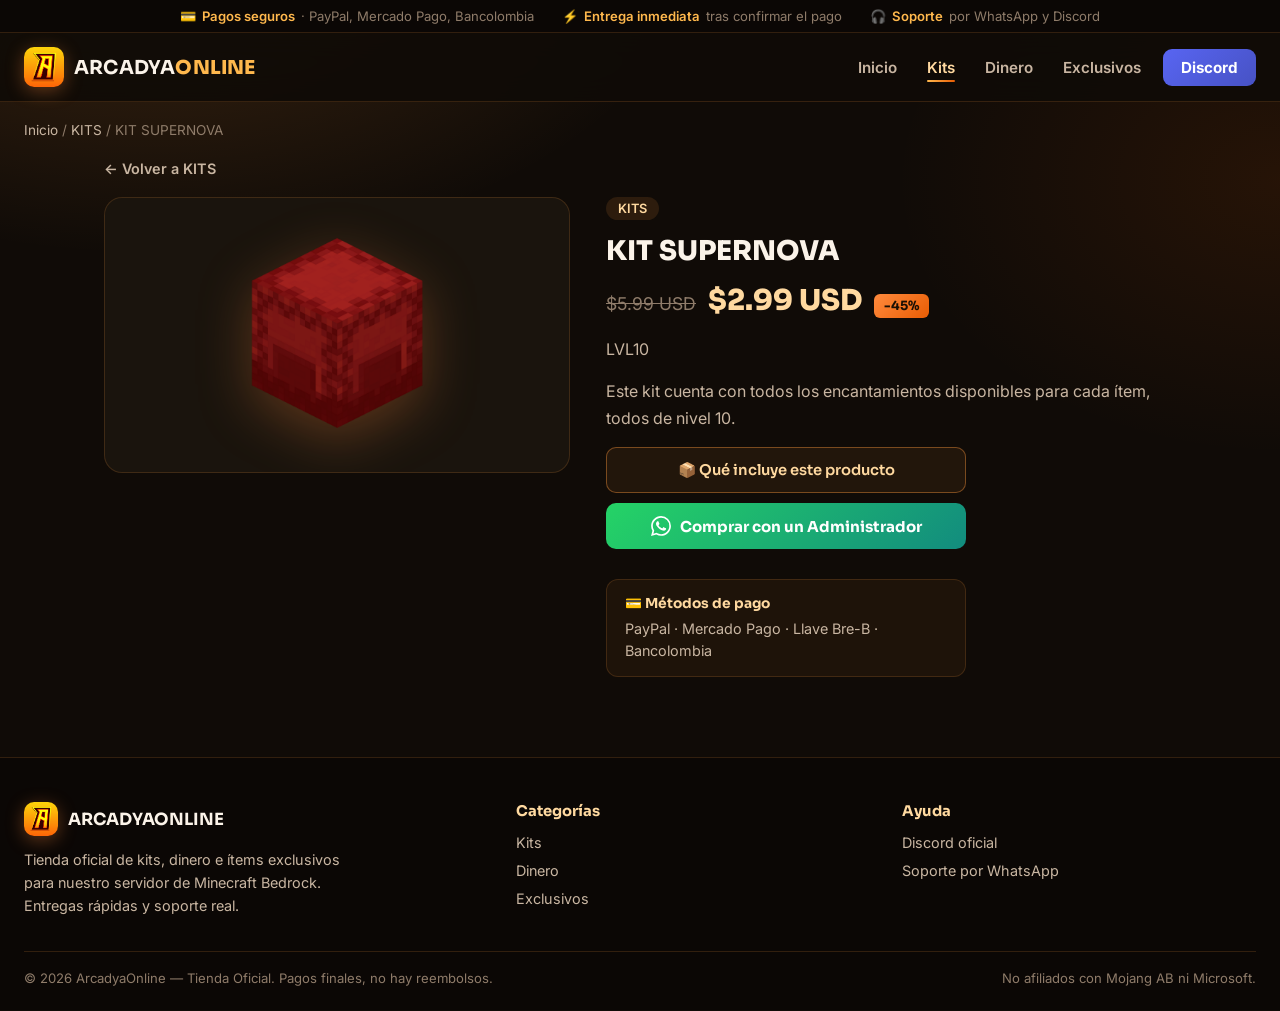
<file: productos/kit-supernova-lvl10.html>
<!DOCTYPE html>
<html lang="es">
<head>
    <meta charset="UTF-8">
    <meta name="viewport" content="width=device-width, initial-scale=1.0">
    <title>Kit Supernova | ArcadyaOnline</title>
    <link rel="icon" href="../favicon.svg" type="image/svg+xml">
    <link rel="preconnect" href="https://fonts.googleapis.com">
    <link href="https://fonts.googleapis.com/css2?family=Sora:wght@600;700;800&family=Inter:wght@400;500;600;700&display=swap" rel="stylesheet">
    <link rel="stylesheet" href="../css/style.css">
</head>
<body>
    <div class="topbar">
        <div class="topbar-inner">
            <span>💳 <strong>Pagos seguros</strong> · PayPal, Mercado Pago, Bancolombia</span>
            <span>⚡ <strong>Entrega inmediata</strong> tras confirmar el pago</span>
            <span>🎧 <strong>Soporte</strong> por WhatsApp y Discord</span>
        </div>
    </div>
    <header>
        <div class="header-container">
            <a href="../index.html" class="logo-area">
                <img class="logo-mark" src="../logo.png" alt="ArcadyaOnline">
                <span class="logo-text">ARCADYA<b>ONLINE</b></span>
            </a>
            <button type="button" class="nav-toggle" aria-label="Abrir menú">☰</button>
            <nav class="nav-links">
                <a href="../index.html">Inicio</a>
                <a href="../kits.html" class="active">Kits</a>
                <a href="../dinero.html">Dinero</a>
                <a href="../exclusivos.html">Exclusivos</a>
                <a href="https://discord.arcadya.online" class="discord-btn" target="_blank" rel="noopener">Discord</a>
            </nav>
        </div>
    </header>
    <div class="breadcrumb">
        <a href="../index.html">Inicio</a> / <a href="../kits.html">KITS</a> / KIT SUPERNOVA
    </div>
    <div class="product-detail">
        <a href="../kits.html" class="back-link">← Volver a KITS</a>
        <div class="product-detail-grid">
            <div class="product-gallery">
                <img src="../images/icons/icon-kits.png" alt="KIT SUPERNOVA" class="main-image">
            </div>
            <div class="product-detail-info">
                <span class="category-tag">KITS</span>
                <h1>KIT SUPERNOVA</h1>
                <div class="price-block">
                    <span class="old-price">$5.99 USD</span>
                    <span class="current-price">$2.99 USD</span>
                    <span class="discount-tag">-45%</span>
                </div>
                <p class="description">LVL10</p>
                <p class="description">Este kit cuenta con todos los encantamientos disponibles para cada ítem, todos de nivel 10.</p>
                <div class="action-stack">
                    <button type="button" class="btn-contenido" onclick="document.getElementById('contenidoModal').classList.add('active')">
                        📦 Qué incluye este producto
                    </button>
                    <a href="https://wa.me/573118769927" class="btn-whatsapp" target="_blank" rel="noopener">
                        <svg viewBox="0 0 24 24" fill="currentColor"><path d="M17.472 14.382c-.297-.149-1.758-.867-2.03-.967-.273-.099-.471-.148-.67.15-.197.297-.767.966-.94 1.164-.173.199-.347.223-.644.075-.297-.15-1.255-.463-2.39-1.475-.883-.788-1.48-1.761-1.653-2.059-.173-.297-.018-.458.13-.606.134-.133.298-.347.446-.52.149-.174.198-.298.298-.497.099-.198.05-.371-.025-.52-.075-.149-.669-1.612-.916-2.207-.242-.579-.487-.5-.669-.51-.173-.008-.371-.01-.57-.01-.198 0-.52.074-.792.372-.272.297-1.04 1.016-1.04 2.479 0 1.462 1.065 2.875 1.213 3.074.149.198 2.096 3.2 5.077 4.487.709.306 1.262.489 1.694.625.712.227 1.36.195 1.871.118.571-.085 1.758-.719 2.006-1.413.248-.694.248-1.289.173-1.413-.074-.124-.272-.198-.57-.347m-5.421 7.403h-.004a9.87 9.87 0 01-5.031-1.378l-.361-.214-3.741.982.998-3.648-.235-.374a9.86 9.86 0 01-1.51-5.26c.001-5.45 4.436-9.884 9.888-9.884 2.64 0 5.122 1.03 6.988 2.898a9.825 9.825 0 012.893 6.994c-.003 5.45-4.435 9.884-9.885 9.884m8.413-18.297A11.815 11.815 0 0012.05 0C5.495 0 .16 5.335.157 11.892c0 2.096.547 4.142 1.588 5.945L.057 24l6.305-1.654a11.882 11.882 0 005.683 1.448h.005c6.554 0 11.89-5.335 11.893-11.893a11.821 11.821 0 00-3.48-8.413z"/></svg>
                        Comprar con un Administrador
                    </a>
                    <div class="payment-methods">
                        <h4>💳 Métodos de pago</h4>
                        <p>PayPal · Mercado Pago · Llave Bre-B · Bancolombia</p>
                    </div>
                </div>
            </div>
        </div>
    </div>

    <div class="modal-overlay" id="contenidoModal" onclick="if(event.target===this)this.classList.remove('active')">
        <div class="modal-box">
            <div class="modal-header">
                <h3>Qué incluye este producto</h3>
                <button type="button" class="modal-close" onclick="document.getElementById('contenidoModal').classList.remove('active')">×</button>
            </div>
            <div class="modal-body">
                <div class="modal-img-block">
                    <img src="../images/kits/producto-1/content-1.png" alt="Contenido">
                </div>
                <div class="modal-img-block">
                    <img src="../images/kits/producto-1/content-2.png" alt="Contenido">
                </div>
                <div class="modal-img-block">
                    <img src="../images/kits/producto-1/content-3.png" alt="Contenido">
                </div>
                <div class="modal-img-block">
                    <img src="../images/kits/producto-1/content-4.png" alt="Contenido">
                </div>
                <div class="modal-img-block">
                    <img src="../images/kits/producto-1/content-5.png" alt="Contenido">
                </div>
                <div class="modal-img-block">
                    <img src="../images/kits/producto-1/content-6.png" alt="Contenido">
                </div>
                <div class="modal-img-block">
                    <img src="../images/kits/producto-1/content-7.png" alt="Contenido">
                </div>
                <div class="modal-img-block">
                    <img src="../images/kits/producto-1/content-8.png" alt="Contenido">
                </div>
                <div class="modal-img-block">
                    <img src="../images/kits/producto-1/content-9.png" alt="Contenido">
                </div>
                <div class="modal-img-block">
                    <img src="../images/kits/producto-1/content-10.png" alt="Contenido">
                </div>
                <div class="modal-img-block">
                    <img src="../images/kits/producto-1/content-11.png" alt="Contenido">
                </div>
                <div class="modal-img-block">
                    <img src="../images/kits/producto-1/content-12.png" alt="Contenido">
                </div>
            </div>
        </div>
    </div>

    <footer>
        <div class="footer-grid">
            <div class="footer-col">
                <div class="footer-brand">
                    <img class="logo-mark" src="../logo.png" alt="ArcadyaOnline">
                    <span>ARCADYAONLINE</span>
                </div>
                <p>Tienda oficial de kits, dinero e ítems exclusivos para nuestro servidor de Minecraft Bedrock. Entregas rápidas y soporte real.</p>
            </div>
            <div class="footer-col">
                <h4>Categorías</h4>
                <ul>
                    <li><a href="../kits.html">Kits</a></li>
                    <li><a href="../dinero.html">Dinero</a></li>
                    <li><a href="../exclusivos.html">Exclusivos</a></li>
                </ul>
            </div>
            <div class="footer-col">
                <h4>Ayuda</h4>
                <ul>
                    <li><a href="https://discord.arcadya.online" target="_blank" rel="noopener">Discord oficial</a></li>
                    <li><a href="https://wa.me/573118769927" target="_blank" rel="noopener">Soporte por WhatsApp</a></li>
                </ul>
            </div>
        </div>
        <div class="footer-bottom">
            <span>© 2026 ArcadyaOnline — Tienda Oficial. Pagos finales, no hay reembolsos.</span>
            <span>No afiliados con Mojang AB ni Microsoft.</span>
        </div>
    </footer>
    <script src="../js/main.js"></script>
</body>
</html>
</file>
<file: css/style.css>
:root {
    --bg: #100b07;
    --bg-alt: #16100a;
    --bg-card: #1a140d;
    --bg-card-hover: #211809;
    --gold: #ffb84d;
    --gold-light: #ffd9a0;
    --orange: #ff8a3d;
    --orange-deep: #e85d04;
    --amber-glow: rgba(255, 154, 61, 0.18);
    --text-white: #fbf3e9;
    --text-muted: #c9b6a2;
    --text-dim: #8f7c6a;
    --border: rgba(255, 154, 61, 0.16);
    --border-strong: rgba(255, 154, 61, 0.4);
    --danger: #e8542a;
    --radius: 14px;
}

* { margin: 0; padding: 0; box-sizing: border-box; }
html { scroll-behavior: smooth; }

@keyframes reveal-up {
    from { opacity: 0; transform: translateY(72px) scale(0.94) rotateX(6deg); }
    65% { opacity: 0.92; }
    to { opacity: 1; transform: translateY(0) scale(1) rotateX(0); }
}

@keyframes reveal-soft {
    from { opacity: 0; transform: translateY(52px) scale(0.86) rotateX(10deg); }
    65% { opacity: 0.9; }
    to { opacity: 1; transform: translateY(0) scale(1) rotateX(0); }
}

@keyframes reveal-depth {
    from { opacity: 0; transform: translateZ(-150px) translateY(18px) rotateX(7deg) scale(0.8); }
    65% { opacity: 0.96; transform: translateZ(6px) translateY(-1px) rotateX(-0.5deg) scale(1.015); }
    to { opacity: 1; transform: translateZ(0) translateY(0) rotateX(0) scale(1); }
}

@keyframes hero-arrive {
    from { opacity: 0; transform: translateY(55px) scale(0.72) rotate(-7deg); }
    70% { opacity: 1; transform: translateY(-8px) scale(1.04) rotate(1deg); }
    to { opacity: 1; transform: translateY(0) scale(1) rotate(0); }
}

@keyframes hero-float {
    0%, 100% { transform: translateY(0) rotate(0deg); }
    50% { transform: translateY(-14px) rotate(2deg); }
}

@keyframes ring-pulse {
    0%, 100% { transform: scale(1) rotate(0deg); opacity: 0.65; }
    50% { transform: scale(1.06) rotate(8deg); opacity: 1; }
}

body {
    font-family: 'Inter', sans-serif;
    background: var(--bg);
    color: var(--text-white);
    min-height: 100vh;
    background-image:
        radial-gradient(ellipse 900px 500px at 12% -5%, var(--amber-glow) 0%, transparent 60%),
        radial-gradient(ellipse 700px 500px at 100% 20%, rgba(232, 93, 4, 0.10) 0%, transparent 55%);
    background-attachment: fixed;
    overflow-x: hidden;
}

a { color: inherit; }

.topbar,
header,
.hero-split,
.category-banner,
.breadcrumb,
.container,
.product-detail,
footer {
    animation: reveal-up 0.85s cubic-bezier(0.22, 1, 0.36, 1) both;
}
.hero-split { animation-delay: 0.08s; }
.category-banner { animation-delay: 0.08s; }
.container { animation-delay: 0.14s; }
.product-detail { animation-delay: 0.12s; }
.hero-visual { animation: hero-arrive 0.85s cubic-bezier(0.22, 1, 0.36, 1) 0.18s both; }
.product-card,
.category-card,
.info-box,
.product-gallery,
.product-detail-info {
    animation: reveal-soft 0.85s cubic-bezier(0.22, 1, 0.36, 1) both;
}
.product-card:nth-child(2), .category-card:nth-child(2), .info-box:nth-child(2) { animation-delay: 0.08s; }
.product-card:nth-child(3), .category-card:nth-child(3), .info-box:nth-child(3) { animation-delay: 0.16s; }
.product-card:nth-child(4) { animation-delay: 0.24s; }
.product-card:nth-child(5) { animation-delay: 0.32s; }
.product-card,
.category-card,
.info-box,
.product-gallery,
.product-detail-info { animation-name: reveal-depth; }

html.motion-ready .product-card:not(.is-visible),
html.motion-ready .category-card:not(.is-visible),
html.motion-ready .info-box:not(.is-visible),
html.motion-ready .product-gallery:not(.is-visible),
html.motion-ready .product-detail-info:not(.is-visible) {
    animation: none;
    opacity: 0;
    transform: translateZ(-150px) translateY(18px) rotateX(7deg) scale(0.8);
}
html.motion-ready .product-card.is-visible,
html.motion-ready .category-card.is-visible,
html.motion-ready .info-box.is-visible,
html.motion-ready .product-gallery.is-visible,
html.motion-ready .product-detail-info.is-visible {
    animation: reveal-depth 0.95s cubic-bezier(0.16, 1, 0.3, 1) both;
    will-change: transform, opacity;
    backface-visibility: hidden;
}

@media (prefers-reduced-motion: reduce) {
    html { scroll-behavior: auto; }
    .topbar,
    header,
    .hero-split,
    .category-banner,
    .breadcrumb,
    .container,
    .product-detail,
    footer,
    .hero-visual,
    .product-card,
    .category-card,
    .info-box,
    .product-gallery,
    .product-detail-info {
        animation: none !important;
        animation-timeline: auto !important;
        transform: none !important;
        opacity: 1 !important;
    }
    .hero-visual img,
    .hero-visual .ring {
        animation: none !important;
    }
}

.topbar {
    background: #0b0705;
    border-bottom: 1px solid var(--border);
    padding: 8px 24px;
    font-size: 0.82rem;
    color: var(--text-dim);
}
.topbar-inner {
    max-width: 1360px; margin: 0 auto;
    display: flex; align-items: center; justify-content: center; gap: 28px;
    flex-wrap: wrap; text-align: center;
}
.topbar-inner span { display: inline-flex; align-items: center; gap: 6px; }
.topbar-inner strong { color: var(--gold); font-weight: 600; }

header {
    background: rgba(16, 11, 7, 0.92);
    border-bottom: 1px solid var(--border);
    padding: 14px 0;
    position: sticky; top: 0; z-index: 1000;
    backdrop-filter: blur(14px);
}
.header-container {
    max-width: 1360px; margin: 0 auto; padding: 0 24px;
    display: flex; align-items: center; justify-content: space-between; gap: 20px;
}
.logo-area { display: flex; align-items: center; gap: 10px; text-decoration: none; }
.logo-mark {
    width: 40px; height: 40px; border-radius: 10px;
    object-fit: cover; flex-shrink: 0;
    box-shadow: 0 4px 18px rgba(255, 138, 61, 0.35);
}
.logo-text {
    font-family: 'Sora', sans-serif; font-weight: 700; font-size: 1.2rem; letter-spacing: 0.2px;
    color: var(--text-white);
}
.logo-text b { color: var(--gold); font-weight: 800; }

.nav-toggle {
    display: none; background: none; border: 1px solid var(--border); border-radius: 8px;
    width: 40px; height: 40px; color: var(--text-white); font-size: 1.2rem; cursor: pointer;
}
.nav-links { display: flex; gap: 2px; align-items: center; flex-wrap: wrap; }
.nav-links a {
    color: var(--text-muted); text-decoration: none; font-weight: 600; font-size: 0.95rem;
    padding: 9px 14px; border-radius: 8px; transition: all 0.2s ease; position: relative;
}
.nav-links a:hover { color: var(--text-white); }
.nav-links a.active { color: var(--gold-light); }
.nav-links a.active::after {
    content: ''; position: absolute; left: 14px; right: 14px; bottom: 4px; height: 2px;
    background: linear-gradient(90deg, var(--gold), var(--orange-deep)); border-radius: 2px;
}
.discord-btn {
    background: linear-gradient(135deg, #5865F2, #4752C4) !important;
    color: white !important; padding: 9px 18px !important; border-radius: 9px !important;
    font-weight: 700 !important; margin-left: 6px;
}
.discord-btn:hover { filter: brightness(1.08); }

.hero-split {
    max-width: 1360px; margin: 0 auto; padding: 64px 24px 56px;
    display: grid; grid-template-columns: 1.1fr 0.9fr; gap: 40px; align-items: center;
    position: relative; z-index: 1;
}
.hero-eyebrow {
    display: inline-flex; align-items: center; gap: 8px;
    background: rgba(255, 154, 61, 0.1); border: 1px solid var(--border-strong);
    color: var(--gold-light); font-size: 0.82rem; font-weight: 600;
    padding: 6px 14px; border-radius: 50px; margin-bottom: 18px; letter-spacing: 0.3px;
}
.hero-split h1 {
    font-family: 'Sora', sans-serif; font-size: 2.6rem; font-weight: 800; line-height: 1.12;
    margin-bottom: 16px;
}
.hero-split h1 span {
    background: linear-gradient(90deg, var(--gold-light), var(--orange));
    -webkit-background-clip: text; -webkit-text-fill-color: transparent; background-clip: text;
}
.hero-split p { font-size: 1.08rem; color: var(--text-muted); max-width: 480px; line-height: 1.6; margin-bottom: 26px; }
.hero-cta { display: flex; gap: 12px; flex-wrap: wrap; }
.btn-primary {
    display: inline-flex; align-items: center; gap: 8px;
    background: linear-gradient(135deg, var(--gold-light), var(--orange) 60%, var(--orange-deep));
    color: #1a0f04 !important; font-weight: 700; font-family: 'Sora', sans-serif; font-size: 0.95rem;
    padding: 13px 26px; border-radius: 10px; text-decoration: none; border: none; cursor: pointer;
    box-shadow: 0 8px 24px rgba(255, 138, 61, 0.28); transition: transform 0.2s ease, box-shadow 0.2s ease;
}
.btn-primary:hover { transform: translateY(-2px); box-shadow: 0 12px 30px rgba(255, 138, 61, 0.4); }
.btn-secondary {
    display: inline-flex; align-items: center; gap: 8px;
    background: transparent; color: var(--text-white) !important; font-weight: 600;
    font-family: 'Sora', sans-serif; font-size: 0.95rem; padding: 12px 24px; border-radius: 10px;
    border: 1px solid var(--border-strong); text-decoration: none; transition: all 0.2s ease;
}
.btn-secondary:hover { background: rgba(255,154,61,0.08); border-color: var(--gold); }

.hero-visual {
    position: relative; aspect-ratio: 1/1; max-width: 380px; margin: 0 auto;
    display: flex; align-items: center; justify-content: center;
}
.hero-visual::before {
    content: ''; position: absolute; inset: 0; border-radius: 50%;
    background: radial-gradient(circle, rgba(255,154,61,0.28) 0%, transparent 70%);
    filter: blur(10px);
}
.hero-visual img {
    width: 62%; position: relative; z-index: 1; filter: drop-shadow(0 20px 40px rgba(255,138,61,0.35));
    animation: hero-float 5s ease-in-out 1.25s infinite;
}
.hero-visual .ring {
    position: absolute; inset: 8%; border: 1px dashed var(--border-strong); border-radius: 50%;
    animation: ring-pulse 8s ease-in-out 1.2s infinite;
}

.category-banner {
    max-width: 1360px; margin: 0 auto; padding: 40px 24px 8px;
    display: flex; align-items: center; gap: 20px; position: relative; z-index: 1;
}
.category-medallion {
    width: 72px; height: 72px; border-radius: 16px; flex-shrink: 0;
    background: linear-gradient(145deg, #241708, #150d05);
    border: 1px solid var(--border-strong);
    display: flex; align-items: center; justify-content: center;
    box-shadow: 0 0 24px rgba(255, 138, 61, 0.18);
}
.category-medallion img { width: 42px; height: 42px; object-fit: contain; }
.category-banner h1 {
    font-family: 'Sora', sans-serif; font-size: 1.9rem; font-weight: 800; margin-bottom: 4px;
}
.category-banner p { color: var(--text-muted); font-size: 1rem; }
.breadcrumb {
    max-width: 1360px; margin: 0 auto; padding: 20px 24px 0;
    font-size: 0.85rem; color: var(--text-dim); position: relative; z-index: 1;
}
.breadcrumb a { color: var(--text-muted); text-decoration: none; }
.breadcrumb a:hover { color: var(--gold-light); }

.container { max-width: 1360px; margin: 0 auto; padding: 28px 24px 80px; position: relative; z-index: 1; }
.section-title {
    font-family: 'Sora', sans-serif; font-size: 1.3rem; font-weight: 700;
    margin-bottom: 26px; display: flex; align-items: center; gap: 10px; color: var(--text-white);
}
.section-title::before {
    content: ''; width: 4px; height: 22px;
    background: linear-gradient(180deg, var(--gold), var(--orange-deep)); border-radius: 4px;
}

.products-grid {
    display: grid; grid-template-columns: repeat(auto-fill, minmax(250px, 1fr)); gap: 20px; width: 100%;
    perspective: 1100px;
}
.product-card {
    background: var(--bg-card); border: 1px solid var(--border); border-radius: var(--radius);
    overflow: hidden; transition: all 0.25s ease; display: flex; flex-direction: column;
    text-decoration: none; color: inherit; border-left: 3px solid transparent;
}
.product-card:hover {
    transform: translateY(-4px); border-color: var(--border-strong); border-left-color: var(--orange);
    box-shadow: 0 14px 32px rgba(0,0,0,0.35); background: var(--bg-card-hover);
}
.product-image {
    width: 100%; height: 168px; background: linear-gradient(160deg, #1c130a, #241a0c);
    display: flex; align-items: center; justify-content: center; position: relative;
}
.product-image img { width: 96px; height: 96px; object-fit: contain; transition: transform 0.25s ease; }
.product-card:hover .product-image img { transform: scale(1.06); }
.product-card,
.category-card,
.info-box,
.product-gallery,
.btn-primary,
.btn-secondary,
.btn-contenido,
.btn-discord,
.btn-whatsapp,
.discord-btn,
.buy-btn {
    position: relative;
    overflow: hidden;
    isolation: isolate;
}
.product-card,
.category-card,
.info-box,
.product-gallery,
.product-detail-info {
    transform-style: preserve-3d;
}
.product-card::after,
.category-card::after,
.info-box::after,
.product-gallery::after,
.btn-primary::after,
.btn-secondary::after,
.btn-contenido::after,
.btn-discord::after,
.btn-whatsapp::after,
.discord-btn::after,
.buy-btn::after {
    content: '';
    position: absolute;
    inset: -60% auto -60% -35%;
    width: 28%;
    background: linear-gradient(105deg, transparent 0%, rgba(255,255,255,0.04) 35%, rgba(255,255,255,0.32) 50%, rgba(255,255,255,0.04) 65%, transparent 100%);
    transform: translateX(-220%) rotate(16deg);
    opacity: 0;
    pointer-events: none;
    z-index: 2;
}
.product-card:hover::after,
.category-card:hover::after,
.info-box:hover::after,
.product-gallery:hover::after,
.btn-primary:hover::after,
.btn-secondary:hover::after,
.btn-contenido:hover::after,
.btn-discord:hover::after,
.btn-whatsapp:hover::after,
.discord-btn:hover::after,
.buy-btn:hover::after {
    opacity: 1;
    animation: surface-sheen 0.85s ease forwards;
}
@keyframes surface-sheen {
    from { transform: translateX(-220%) rotate(16deg); }
    to { transform: translateX(560%) rotate(16deg); }
}
@media (prefers-reduced-motion: reduce) {
    .product-card::after,
    .category-card::after,
    .info-box::after,
    .product-gallery::after,
    .btn-primary::after,
    .btn-secondary::after,
    .btn-contenido::after,
    .btn-discord::after,
    .btn-whatsapp::after,
    .discord-btn::after,
    .buy-btn::after {
        animation: none !important;
        transition: none !important;
    }
}
.discount-badge {
    position: absolute; top: 12px; right: 12px;
    background: linear-gradient(135deg, var(--orange), var(--orange-deep));
    color: #1a0f04; font-weight: 700; font-size: 0.76rem; padding: 4px 9px; border-radius: 6px;
    font-family: 'Sora', sans-serif;
}
.product-info { padding: 16px 17px 17px; flex: 1; display: flex; flex-direction: column; }
.product-name { font-family: 'Sora', sans-serif; font-size: 1rem; font-weight: 700; margin-bottom: 4px; }
.product-desc { font-size: 0.87rem; color: var(--text-muted); margin-bottom: 14px; line-height: 1.4; flex: 1; }
.price-row { display: flex; align-items: center; justify-content: space-between; gap: 10px; }
.prices { display: flex; flex-direction: column; }
.old-price { font-size: 0.8rem; color: var(--text-dim); text-decoration: line-through; }
.current-price { font-family: 'Sora', sans-serif; font-size: 1.15rem; font-weight: 700; color: var(--gold-light); }
.buy-btn {
    background: linear-gradient(135deg, var(--gold-light), var(--orange) 65%, var(--orange-deep));
    color: #1a0f04; border: none; padding: 9px 15px; border-radius: 8px;
    font-family: 'Sora', sans-serif; font-weight: 700; font-size: 0.88rem;
    cursor: pointer; text-decoration: none; display: inline-block; transition: all 0.2s ease;
}
.buy-btn:hover { filter: brightness(1.08); transform: translateY(-1px); }

.categories-grid { display: grid; grid-template-columns: repeat(auto-fit, minmax(190px, 1fr)); gap: 16px; margin-bottom: 54px; perspective: 1100px; }
.category-card {
    background: var(--bg-card); border: 1px solid var(--border); border-radius: var(--radius);
    padding: 26px 16px; text-align: center; text-decoration: none; color: var(--text-white);
    transition: all 0.25s ease;
}
.category-card:hover { transform: translateY(-5px); border-color: var(--border-strong); box-shadow: 0 12px 28px rgba(0,0,0,0.3); }
.category-card img { width: 52px; height: 52px; margin-bottom: 12px; object-fit: contain; }
.category-card h3 { font-family: 'Sora', sans-serif; font-size: 0.98rem; margin-bottom: 4px; letter-spacing: 0.3px; }
.category-card p { font-size: 0.85rem; color: var(--text-muted); }

.info-section { display: grid; grid-template-columns: repeat(auto-fit, minmax(270px, 1fr)); gap: 18px; margin-top: 10px; perspective: 1100px; }
.info-box { background: var(--bg-card); border: 1px solid var(--border); border-radius: var(--radius); padding: 22px; }
.info-box h3 { font-family: 'Sora', sans-serif; font-size: 1rem; margin-bottom: 8px; color: var(--gold-light); }
.info-box p { color: var(--text-muted); line-height: 1.55; font-size: 0.95rem; }
.info-box strong { color: var(--text-white); }

.product-detail { max-width: 1120px; margin: 0 auto; padding: 20px 24px 80px; position: relative; z-index: 1; }
.back-link { display: inline-flex; align-items: center; gap: 6px; color: var(--text-muted); text-decoration: none; font-weight: 600; margin-bottom: 20px; font-size: 0.9rem; }
.back-link:hover { color: var(--gold-light); }
.product-detail-grid { display: grid; grid-template-columns: 0.9fr 1.1fr; gap: 36px; align-items: start; perspective: 1100px; }
.product-gallery {
    background: var(--bg-card); border: 1px solid var(--border); border-radius: 18px;
    padding: 40px 24px; text-align: center; position: relative;
}
.product-gallery .main-image { width: 190px; height: 190px; object-fit: contain; filter: drop-shadow(0 14px 26px rgba(255,138,61,0.28)); }

.product-detail-info h1 { font-family: 'Sora', sans-serif; font-size: 1.7rem; font-weight: 800; margin-bottom: 8px; }
.category-tag {
    display: inline-block; background: rgba(255,154,61,0.12); color: var(--gold-light);
    font-size: 0.8rem; font-weight: 600; padding: 4px 12px; border-radius: 50px; margin-bottom: 14px;
}
.price-block { margin: 14px 0 18px; display: flex; align-items: baseline; gap: 12px; flex-wrap: wrap; }
.price-block .old-price { font-size: 1.1rem; }
.price-block .current-price { font-family: 'Sora', sans-serif; font-size: 1.8rem; font-weight: 800; color: var(--gold-light); }
.discount-tag {
    background: linear-gradient(135deg, var(--orange), var(--orange-deep)); color: #1a0f04;
    font-family: 'Sora', sans-serif; font-size: 0.8rem; font-weight: 700; padding: 4px 10px; border-radius: 6px;
}
.description { color: var(--text-muted); font-size: 1rem; line-height: 1.65; margin-bottom: 16px; }
.product-features { list-style: none; margin-bottom: 22px; }
.product-features li {
    padding: 9px 0; border-bottom: 1px solid var(--border); color: var(--text-muted);
    font-size: 0.98rem; display: flex; align-items: center; gap: 8px;
}
.product-features li::before { content: '◆'; color: var(--orange); font-size: 0.7rem; }
.product-features li:last-child { border-bottom: none; }

.action-stack { display: flex; flex-direction: column; gap: 10px; max-width: 360px; }

.btn-contenido {
    display: inline-flex; align-items: center; justify-content: center; gap: 9px; width: 100%;
    padding: 13px 22px; border-radius: 10px; border: 1px solid var(--border-strong);
    background: rgba(255,154,61,0.08); color: var(--gold-light);
    font-family: 'Sora', sans-serif; font-weight: 600; font-size: 0.92rem;
    cursor: pointer; transition: all 0.2s ease; text-decoration: none;
}
.btn-contenido:hover { background: rgba(255,154,61,0.16); border-color: var(--gold); }

.btn-discord, .btn-whatsapp {
    display: inline-flex; align-items: center; justify-content: center; gap: 9px; width: 100%;
    text-decoration: none; font-family: 'Sora', sans-serif; font-weight: 700; font-size: 0.94rem;
    padding: 13px 22px; border-radius: 10px; transition: all 0.2s ease;
}
.btn-discord { background: linear-gradient(135deg, #5865F2, #4752C4); color: white !important; }
.btn-discord:hover { filter: brightness(1.08); transform: translateY(-1px); }
.btn-whatsapp { background: linear-gradient(135deg, #25D366, #128C7E); color: white !important; }
.btn-whatsapp:hover { filter: brightness(1.08); transform: translateY(-1px); }
.btn-discord svg, .btn-whatsapp svg { width: 20px; height: 20px; }

.payment-methods { margin-top: 20px; background: rgba(255,154,61,0.06); border: 1px solid var(--border); border-radius: 12px; padding: 15px 18px; max-width: 360px; }
.payment-methods h4 { font-family: 'Sora', sans-serif; font-size: 0.86rem; color: var(--gold-light); margin-bottom: 6px; }
.payment-methods p { color: var(--text-muted); font-size: 0.9rem; line-height: 1.5; }
.payment-methods strong { color: var(--text-white); }

footer {
    border-top: 1px solid var(--border); background: #0b0705; position: relative; z-index: 1;
    padding: 44px 24px 24px;
}
.footer-grid {
    max-width: 1360px; margin: 0 auto; display: grid;
    grid-template-columns: 1.3fr 1fr 1fr; gap: 32px; padding-bottom: 28px;
}
.footer-brand { display: flex; align-items: center; gap: 10px; margin-bottom: 12px; }
.footer-brand .logo-mark { width: 34px; height: 34px; }
.footer-brand span { font-family: 'Sora', sans-serif; font-weight: 700; font-size: 1.05rem; }
.footer-col p { color: var(--text-muted); font-size: 0.9rem; line-height: 1.6; margin-bottom: 6px; max-width: 320px; }
.footer-col h4 { font-family: 'Sora', sans-serif; font-size: 0.92rem; color: var(--gold-light); margin-bottom: 12px; }
.footer-col ul { list-style: none; display: flex; flex-direction: column; gap: 8px; }
.footer-col ul a { color: var(--text-muted); text-decoration: none; font-size: 0.9rem; transition: color 0.2s ease; }
.footer-col ul a:hover { color: var(--gold-light); }
.footer-bottom {
    max-width: 1360px; margin: 0 auto; border-top: 1px solid var(--border); padding-top: 18px;
    display: flex; justify-content: space-between; flex-wrap: wrap; gap: 8px;
    color: var(--text-dim); font-size: 0.82rem;
}

.modal-overlay {
    position: fixed; inset: 0; background: rgba(8, 5, 3, 0.8); backdrop-filter: blur(6px);
    z-index: 9999; display: flex; align-items: center; justify-content: center; padding: 20px;
    opacity: 0; visibility: hidden; transition: opacity 0.25s ease, visibility 0.25s ease;
}
.modal-overlay.active { opacity: 1; visibility: visible; }
.modal-box {
    background: var(--bg-card); border: 1px solid var(--border-strong); border-radius: 18px;
    width: 100%; max-width: 520px; max-height: 85vh; display: flex; flex-direction: column;
    box-shadow: 0 24px 60px rgba(0,0,0,0.55); transform: scale(0.94) translateY(14px);
    transition: transform 0.25s ease; overflow: hidden;
}
.modal-overlay.active .modal-box { transform: scale(1) translateY(0); }
.modal-header {
    display: flex; align-items: center; justify-content: space-between; padding: 16px 20px;
    border-bottom: 1px solid var(--border); flex-shrink: 0; background: rgba(255,154,61,0.06);
}
.modal-header h3 { font-family: 'Sora', sans-serif; font-size: 1.02rem; color: var(--gold-light); }
.modal-close {
    width: 34px; height: 34px; border-radius: 50%; border: 1px solid var(--border);
    background: rgba(255,154,61,0.08); color: var(--text-white); font-size: 1.2rem; cursor: pointer;
    display: flex; align-items: center; justify-content: center; transition: all 0.2s ease; line-height: 1;
}
.modal-close:hover { background: var(--danger); border-color: var(--danger); }
.modal-body { padding: 18px; overflow-y: auto; flex: 1; display: flex; flex-direction: column; gap: 14px; }
.modal-img-block { display: flex; flex-direction: column; gap: 8px; }
.modal-img-block img {
    width: 100%; height: auto; max-width: 100%; border-radius: 12px; border: 1px solid var(--border);
    background: linear-gradient(160deg, #1c130a, #241a0c); object-fit: contain; display: block;
}
.modal-caption {
    text-align: center; font-family: 'Sora', sans-serif; font-size: 0.86rem; font-weight: 600;
    color: var(--gold-light); padding: 7px 12px; background: rgba(255,154,61,0.1);
    border-radius: 9px; border: 1px solid var(--border);
}
.modal-body::-webkit-scrollbar { width: 6px; }
.modal-body::-webkit-scrollbar-thumb { background: var(--orange-deep); border-radius: 4px; }

@media (max-width: 860px) {
    .hero-split { grid-template-columns: 1fr; text-align: center; }
    .hero-split p { margin-left: auto; margin-right: auto; }
    .hero-cta { justify-content: center; }
    .hero-visual { order: -1; max-width: 220px; }
    .product-detail-grid { grid-template-columns: 1fr; }
    .footer-grid { grid-template-columns: 1fr; gap: 24px; }
}
@media (max-width: 760px) {
    .nav-toggle { display: flex; align-items: center; justify-content: center; }
    .nav-links {
        display: none; position: absolute; top: 100%; left: 0; right: 0;
        background: #16100a; border-bottom: 1px solid var(--border); flex-direction: column;
        align-items: stretch; padding: 10px 16px; gap: 2px;
    }
    .nav-links.open { display: flex; }
    .nav-links a { padding: 12px 10px; }
    .discord-btn { margin-left: 0; text-align: center; }
}
@media (max-width: 600px) {
    .products-grid { grid-template-columns: 1fr; max-width: 380px; margin: 0 auto; }
    .category-banner { flex-direction: column; text-align: center; }
}

::-webkit-scrollbar { width: 8px; }
::-webkit-scrollbar-track { background: var(--bg); }
::-webkit-scrollbar-thumb { background: var(--orange-deep); border-radius: 4px; }
</file>
